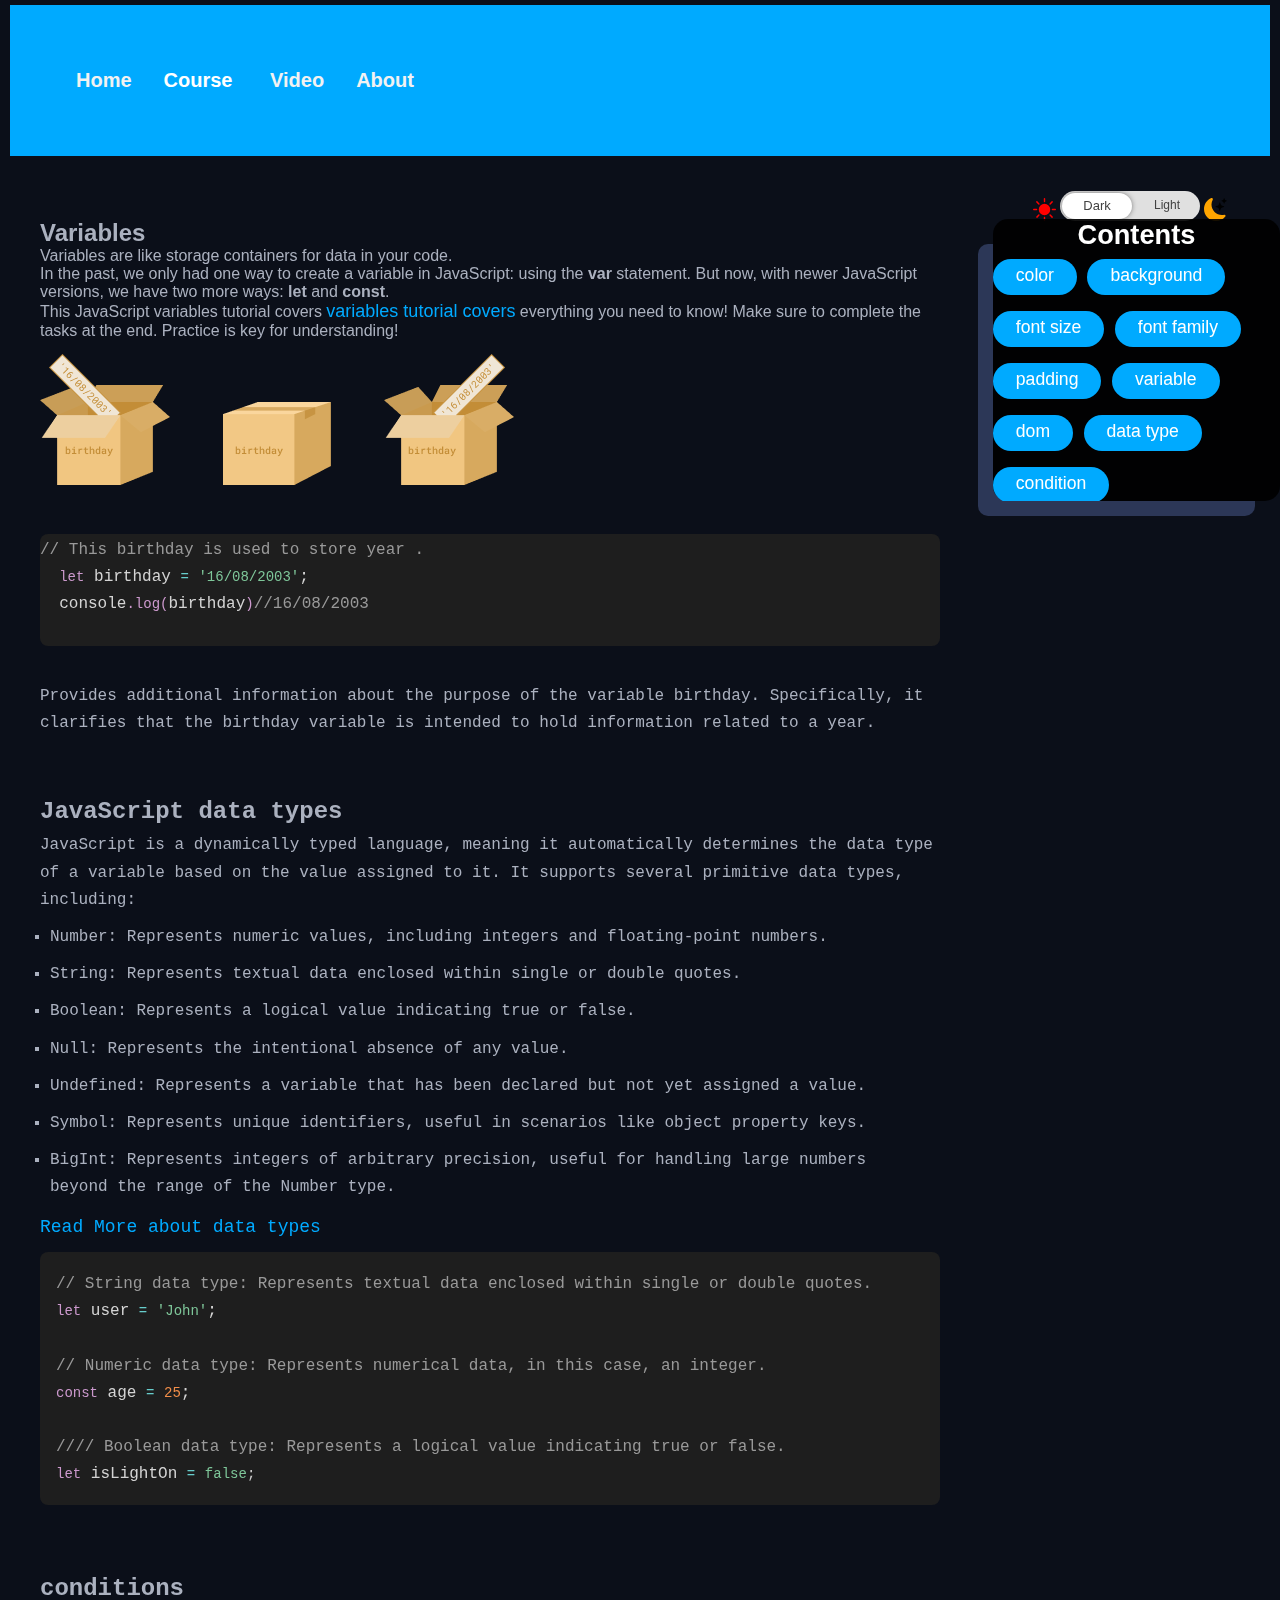
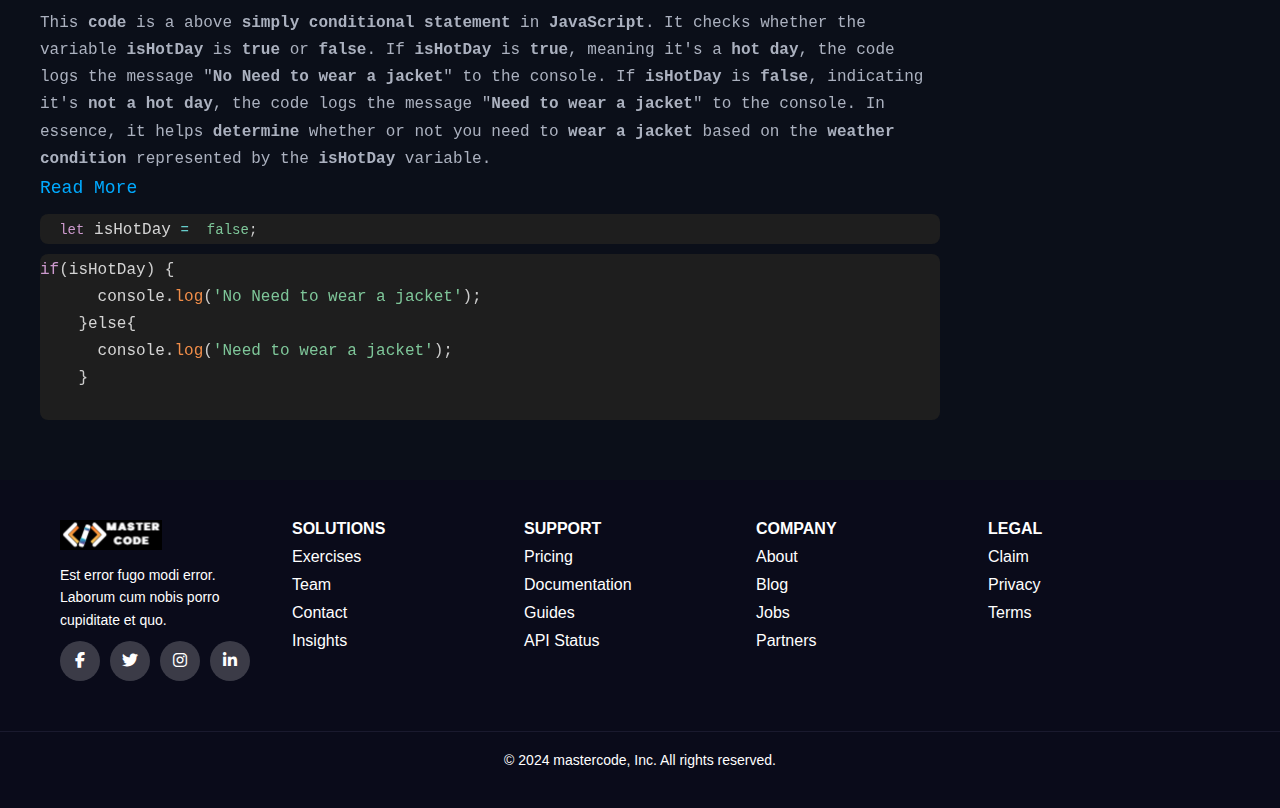
<file: basicJs.html>
<!DOCTYPE html>
<html lang="en">
  <head>
    <meta charset="UTF-8" />
    <meta name="viewport" content="width=device-width, initial-scale=1.0" />
    <meta name="title" content="Learn JavaScript and CSS with Video Tutorials">
  <meta name="description" content="Explore a comprehensive collection of video tutorials covering JavaScript variables, DOM manipulation, CSS properties, and more. Perfect for beginners and advanced learners.">
  <meta name="keywords" content="JavaScript, CSS, tutorial, video, programming, web development, DOM, variables, Flexbox, Grid">
  <meta name="author" content="Faba Traore" />
  <meta name="robots" content="index, follow">
    <!-- favicon  -->
    <link rel="icon"  href="/images/favicon.png" type="image/png">
     <!-- variables  styles  -->
    <link rel="stylesheet" href="css/styleVariables.css" />
    <!-- navigation style & js -->
    <link rel="stylesheet" href="/css/nav.css" />
    <script src="/js/nav.js" defer></script>
    <!-- css course style and js-->
<link rel="stylesheet" href="css/codeStyles.css">
    <title>JavaScript Course</title>
  </head>
  <body>
    <!-- navigation bar -->
    <div class="top-nav" id="my-topnav">
      <a href="index.html" id="active">Home</a>
      <div class="dropdown">
        <button class="drop-btn">Course
          <i class="fab ba-caret-down"></i>
        </button>
        <div class="drop-content">
          <a href="htmlCourse.html" title="course coming soon">HTML</a>
          <a href="cssCourse.html">CSS</a>
          <a href="basicJs.html">JavaScript</a>
        </div>
      </div>
      <a href="videos.html">Video</a>
      <a href="about.html">About</a>
      <a href="javascript:void(0);" style="font-size:15px;" class="icon" onclick="myFunction()">&#9776;</a>
    </div>
    <!-- toggle -->
       <div class="toggle">
      <div class="btn-container">
        <svg
          viewBox="0 0 16 16"
          class="bi bi-sun-fill"
          fill="currentColor"
          width="23"
          xmlns="http://www.w3.org/2000/svg"
        >
          <path
            d="M8 12a4 4 0 1 0 0-8 4 4 0 0 0 0 8zM8 0a.5.5 0 0 1 .5.5v2a.5.5 0 0 1-1 0v-2A.5.5 0 0 1 8 0zm0 13a.5.5 0 0 1 .5.5v2a.5.5 0 0 1-1 0v-2A.5.5 0 0 1 8 13zm8-5a.5.5 0 0 1-.5.5h-2a.5.5 0 0 1 0-1h2a.5.5 0 0 1 .5.5zM3 8a.5.5 0 0 1-.5.5h-2a.5.5 0 0 1 0-1h2A.5.5 0 0 1 3 8zm10.657-5.657a.5.5 0 0 1 0 .707l-1.414 1.415a.5.5 0 1 1-.707-.708l1.414-1.414a.5.5 0 0 1 .707 0zm-9.193 9.193a.5.5 0 0 1 0 .707L3.05 13.657a.5.5 0 0 1-.707-.707l1.414-1.414a.5.5 0 0 1 .707 0zm9.193 2.121a.5.5 0 0 1-.707 0l-1.414-1.414a.5.5 0 0 1 .707-.707l1.414 1.414a.5.5 0 0 1 0 .707zM4.464 4.465a.5.5 0 0 1-.707 0L2.343 3.05a.5.5 0 1 1 .707-.707l1.414 1.414a.5.5 0 0 1 0 .708z"
            color="red"
          ></path>
        </svg>
        <label class="switch btn-color-mode-switch">
          <input value="1" id="color_mode" name="color_mode" type="checkbox" />
          <label
            class="btn-color-mode-switch-inner"
            data-off="Dark "
            data-on="Light"
            for="color_mode"
          ></label>
        </label>
        <svg
          viewBox="0 0 16 16"
          class="bi bi-moon-stars-fill"
          fill="currentColor"
          width="23"
          xmlns="http://www.w3.org/2000/svg"
        >
          <path
            d="M6 .278a.768.768 0 0 1 .08.858 7.208 7.208 0 0 0-.878 3.46c0 4.021 3.278 7.277 7.318 7.277.527 0 1.04-.055 1.533-.16a.787.787 0 0 1 .81.316.733.733 0 0 1-.031.893A8.349 8.349 0 0 1 8.344 16C3.734 16 0 12.286 0 7.71 0 4.266 2.114 1.312 5.124.06A.752.752 0 0 1 6 .278z"
            color="orange"
          ></path>
          <path
            d="M10.794 3.148a.217.217 0 0 1 .412 0l.387 1.162c.173.518.579.924 1.097 1.097l1.162.387a.217.217 0 0 1 0 .412l-1.162.387a1.734 1.734 0 0 0-1.097 1.097l-.387 1.162a.217.217 0 0 1-.412 0l-.387-1.162A1.734 1.734 0 0 0 9.31 6.593l-1.162-.387a.217.217 0 0 1 0-.412l1.162-.387a1.734 1.734 0 0 0 1.097-1.097l.387-1.162zM13.863.099a.145.145 0 0 1 .274 0l.258.774c.115.346.386.617.732.732l.774.258a.145.145 0 0 1 0 .274l-.774.258a1.156 1.156 0 0 0-.732.732l-.258.774a.145.145 0 0 1-.274 0l-.258-.774a1.156 1.156 0 0 0-.732-.732l-.774-.258a.145.145 0 0 1 0-.274l.774-.258c.346-.115.617-.386.732-.732L13.863.1z"
            color="black"
          ></path>
        </svg>
      </div>
    </div>
<br>
    <!-- maind body -->
    <main>
    <!-- header  content-->
<div class="layout">
  <!-- left card -->
  <div class="leftCard">
      <!-- variables  -->
      <article>
        <h2>Variables</h2>
        <p>Variables are like storage containers for data in your code.</p>
        <p>In the past, we only had one way to create a variable in JavaScript: using the <strong>var</strong> statement. But now, with newer JavaScript versions, we have two more ways: <strong>let</strong> and <strong>const</strong>.</p>
        <p>This JavaScript variables tutorial covers
        <a class="read-more" href="https://javascript.info/variables" target="_blank">variables tutorial covers</a>
         everything you need to know! Make sure to complete the tasks at the end. Practice is key for understanding!</p>
        <img src="/images/variable.png" alt=" javacript">
        <pre class="styled-code">
          <span class="line-numbers-rows"><span></span></span><code class=" language-javascript"><span class="token comment">// This birthday is used to store year .</span>
  <code class="token keyword">let</code> birthday <code class="token operator">=</code> <code class="token string">'16/08/2003'</code>;
  <span>console</span><code class="token keyword">.log</code><code class="token keyword">(</code><span>birthday</span><code class="token keyword">)</code><span class="token comment">//16/08/2003</span>
        </pre>
        <p>Provides additional information about the purpose of the variable birthday. Specifically, it clarifies that the birthday variable is intended to hold information related to a year.</p>
      </article>
      <article>
          <h2> JavaScript data types</h2>
          <p>
            JavaScript is a dynamically typed language, meaning it automatically determines the data type of a variable based on the value assigned to it. It supports several primitive data types, including:
          </p>
          <ol class="data-types">
            <li>Number: Represents numeric values, including integers and floating-point numbers.</li>
            <li>String: Represents textual data enclosed within single or double quotes.</li>
            <li>Boolean: Represents a logical value indicating true or false.</li>
            <li>Null: Represents the intentional absence of any value.</li>
            <li>Undefined: Represents a variable that has been declared but not yet assigned a value.</li>
            <li>Symbol: Represents unique identifiers, useful in scenarios like object property keys.</li>
            <li>BigInt: Represents integers of arbitrary precision, useful for handling large numbers beyond the range of the Number type.</li>
          </ol>
          <a   class="read-more" href="https://developer.mozilla.org/en-US/docs/Web/JavaScript/Data_structures" target="_blank">Read More about data types</a>
          <pre class="line-numbers  language-javascript styled-code" tabindex="0"><span class="line-numbers-rows"><span></span></span><code class=" language-javascript"><span class="token comment">// String data type: Represents textual data enclosed within single or double quotes.</span>
<code class="token keyword">let</code> user <code class="token operator">=</code> <code class="token string">'John'</code>;<br>
<span class="token comment">// Numeric data type: Represents numerical data, in this case, an integer.</span>
<code class="token keyword">const</code> age <code class="token operator">=</code> <code class="token number">25</code>; <br>
<span class="token comment">//// Boolean data type: Represents a logical value indicating true or false.</span><code class="token punctuation"><br></code><code class="token keyword">let</code> isLightOn <code class="token operator">=</code> <code class="token string">false</code><code class="token punctuation">;</code></code></pre>
      </article>

      <!-- conditions -->
   <article>
    <h2>conditions</h2>
   <p> This <strong>code</strong> is a above <strong>simply  conditional statement</strong> in <strong>JavaScript</strong>. It checks whether the variable <strong>isHotDay</strong> is <strong>true</strong> or <strong>false</strong>. If <strong>isHotDay</strong> is <strong>true</strong>, meaning it's a <strong>hot day</strong>, the code logs the message "<strong>No Need to wear a jacket</strong>" to the console. If <strong>isHotDay</strong> is <strong>false</strong>, indicating it's <strong>not a hot day</strong>, the code logs the message "<strong>Need to wear a jacket</strong>" to the console. In essence, it helps <strong>determine</strong> whether or not you need to <strong>wear a jacket</strong> based on the <strong>weather condition</strong> represented by the <strong>isHotDay</strong> variable.</p>
    <a
          class="read-more"
          href="https://javascript.info/ifelse"
          target="_blank"
          >Read More</a
        >
    <pre class=" styled-code">
  <code class="token keyword">let</code> isHotDay <code class="token operator">= </code> <code class="token string">false</code><code class="token punctuation">;</code></code>
        </pre>
        <pre class="styled-code">
      <code class="language-javascript"><span class="token keyword">if</span><span class="token punctuation">(</span><span class="token parameter">isHotDay</span><span class="token punctuation">)</span> <span class="token punctuation">{</span>
      console<span class="token punctuation">.</span><span class="token function">log</span><span class="token punctuation">(</span><span class="token string">'No Need to wear a jacket'</span><span class="token punctuation">)</span><span class="token punctuation">;</span>
    <span class="token punctuation">}</span><span>else{</span>
      console<span class="token punctuation">.</span><span class="token function">log</span><span class="token punctuation">(</span><span class="token string">'Need to wear a jacket'</span><span class="token punctuation">)</span><span class="token punctuation">;</span>
    <span class="token punctuation">}
    <span aria-hidden="true" class="line-numbers-rows"><span></span><span></span><span></span></span></code></pre>

    <pre class="styled-code">

    </pre>
   </article>
  </div>
  <!-- right card -->
  <div class="rightCard">
    <div class="card">
  <span class="title">Contents</span>
  <div class="card__tags">
    <ul class="tag">
    <!-- CSS Topics -->
    <li class="tag__name"><a href="cssCourse.html">Color</a></li>
    <li class="tag__name"><a href="cssCourse.html">Background</a></li>
    <li class="tag__name"><a href="cssCourse.html">Font Size</a></li>
    <li class="tag__name"><a href="cssCourse.html">Font Family</a></li>
    <li class="tag__name"><a href="cssCourse.html">Padding</a></li>

    <!-- JavaScript Topics -->
    <li class="tag__name"><a href="basicJs.html">Variable</a></li>
    <li class="tag__name"><a href="dom.html">DOM</a></li>
    <li class="tag__name"><a href="basicJs.html">Data Type</a></li>
    <li class="tag__name"><a href="basicJs.html">Condition</a></li>
</ul>

  </div>
</div>
  </div>
</div>


    </main>
    <!-- footer -->
  <footer>
      <div class="footer-container">
          <div class="footer-section company-info">
              <img src="/images/logo.png" alt="Company Logo">
              <p>Est error fugo modi error. Laborum cum nobis porro cupiditate et quo.</p>
              
<!-- social media -->
              <div class="social-media">
                <a href="https://www.facebook.com/" target="_blank"><i class="fab fa-facebook-f"></i></a>
                               <!-- twitter link was fixed after feedback from team -->
<a href=" https://x.com/home" target="_blank"><i class="fab fa-twitter"></i></a>
                <a href="https://www.instagram.com/" target="_blank"><i class="fab fa-instagram"></i></a>
                <a href="https://www.linkedin.com/feed/" target="_blank"><i class="fab fa-linkedin-in"></i></a>
              </div>
          </div>
          <!-- solutions section -->
          <div class="footer-section solutions">
              <h4>Solutions</h4>
              <ul>
                  <li><a href="https://developer.mozilla.org/en-US/docs/Web">Exercises</a></li>
                  <li><a href="about.html">Team</a></li>
                  <li><a href="about.html">Contact</a></li>
                  <li><a href="about.html">Insights</a></li>
              </ul>
          </div>
          <!-- support section -->
          <div class="footer-section support">
              <h4>Support</h4>
              <ul>
                  <li><a href="index.html">Pricing</a></li>
                  <li><a href="index.html">Documentation</a></li>
                  <li><a href="index.html">Guides</a></li>
                  <li><a href="index.html">API Status</a></li>
              </ul>
          </div>
          <div class="footer-section company">
              <h4>Company</h4>
              <ul>
                  <li><a href="about.html">About</a></li>
                  <li><a href="index.html">Blog</a></li>
                  <li><a href="index.html">Jobs</a></li>
                  <li><a href="about.html">Partners</a></li>
              </ul>
          </div>
          <div class="footer-section legal">
              <h4>Legal</h4>
              <ul>
                  <li><a href="about.html">Claim</a></li>
                  <li><a href="index.html">Privacy</a></li>
                  <li><a href="about.html">Terms</a></li>
              </ul>
          </div>
      </div>
      <!-- copyright section -->
      <div class="footer-bottom">
 <p>&copy; 2024 mastercode, Inc. All rights reserved.</p>  </footer>
  </body>
</html>
</file>
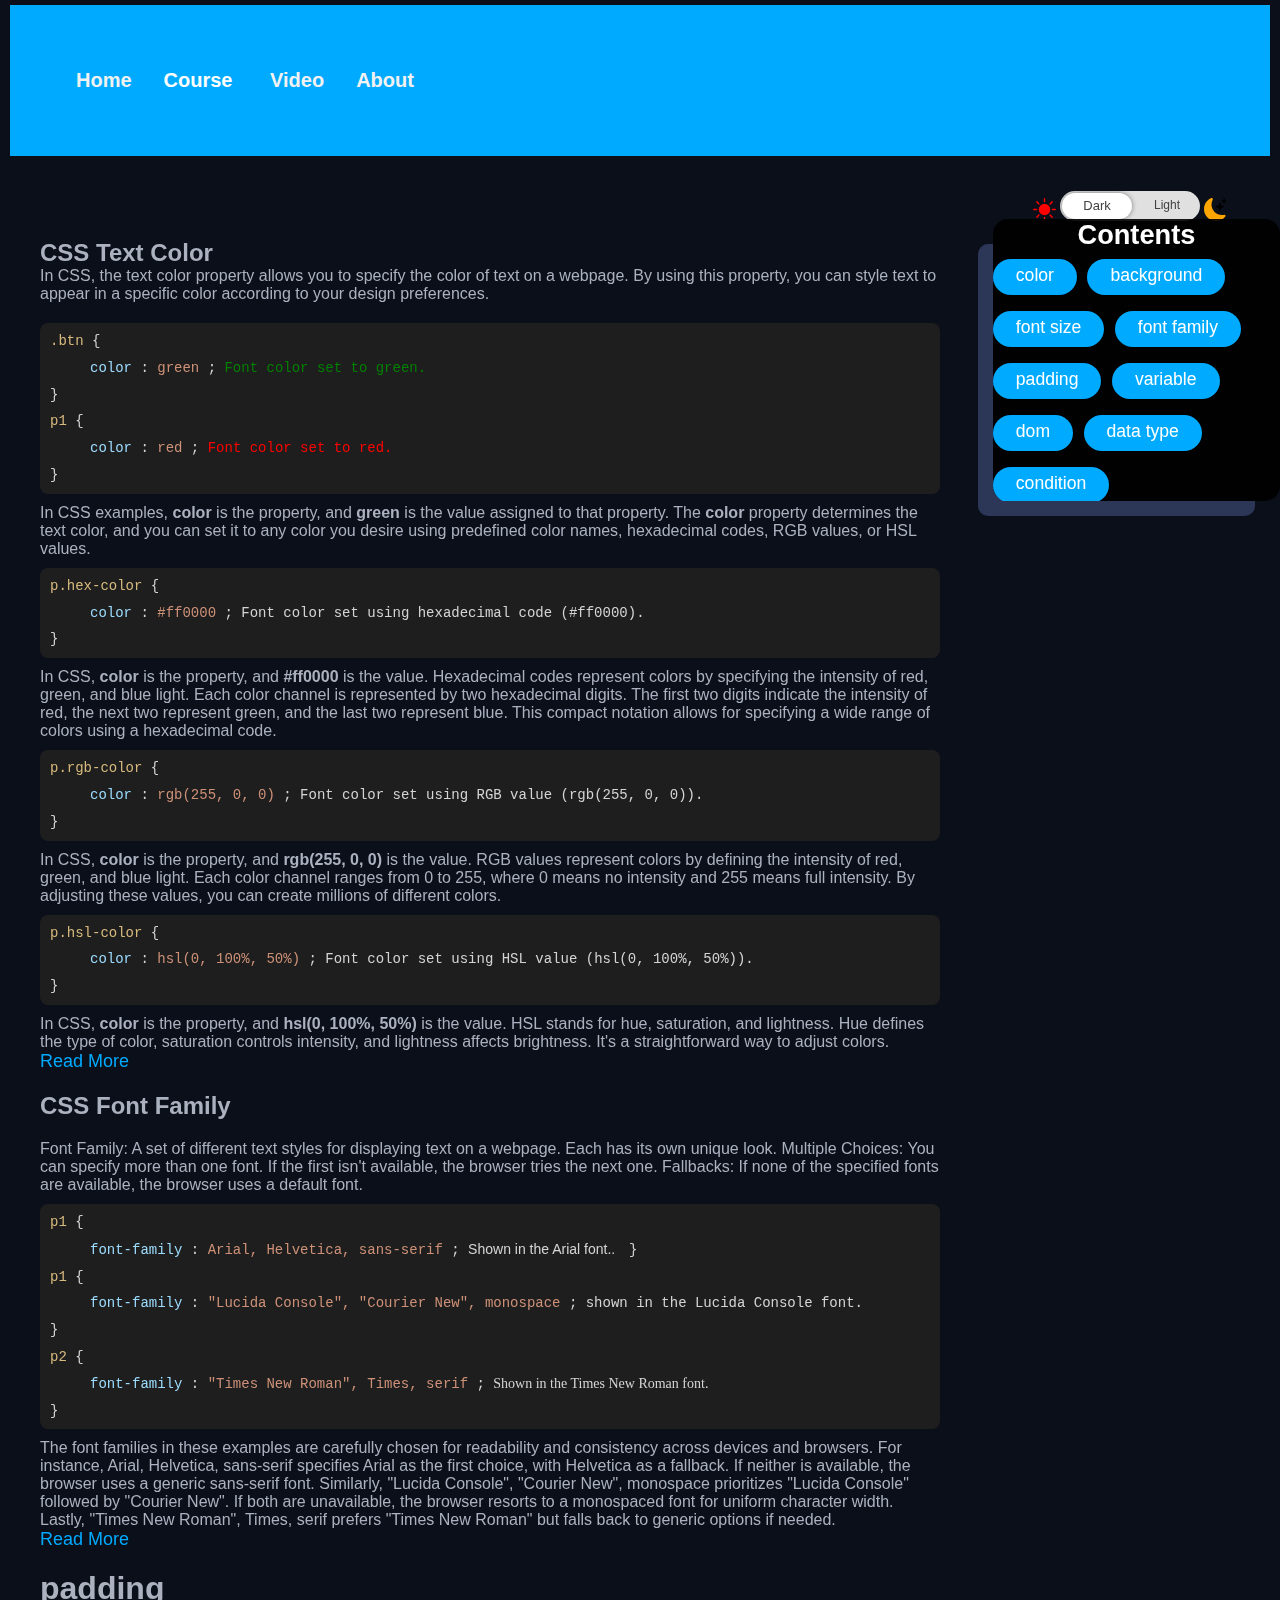
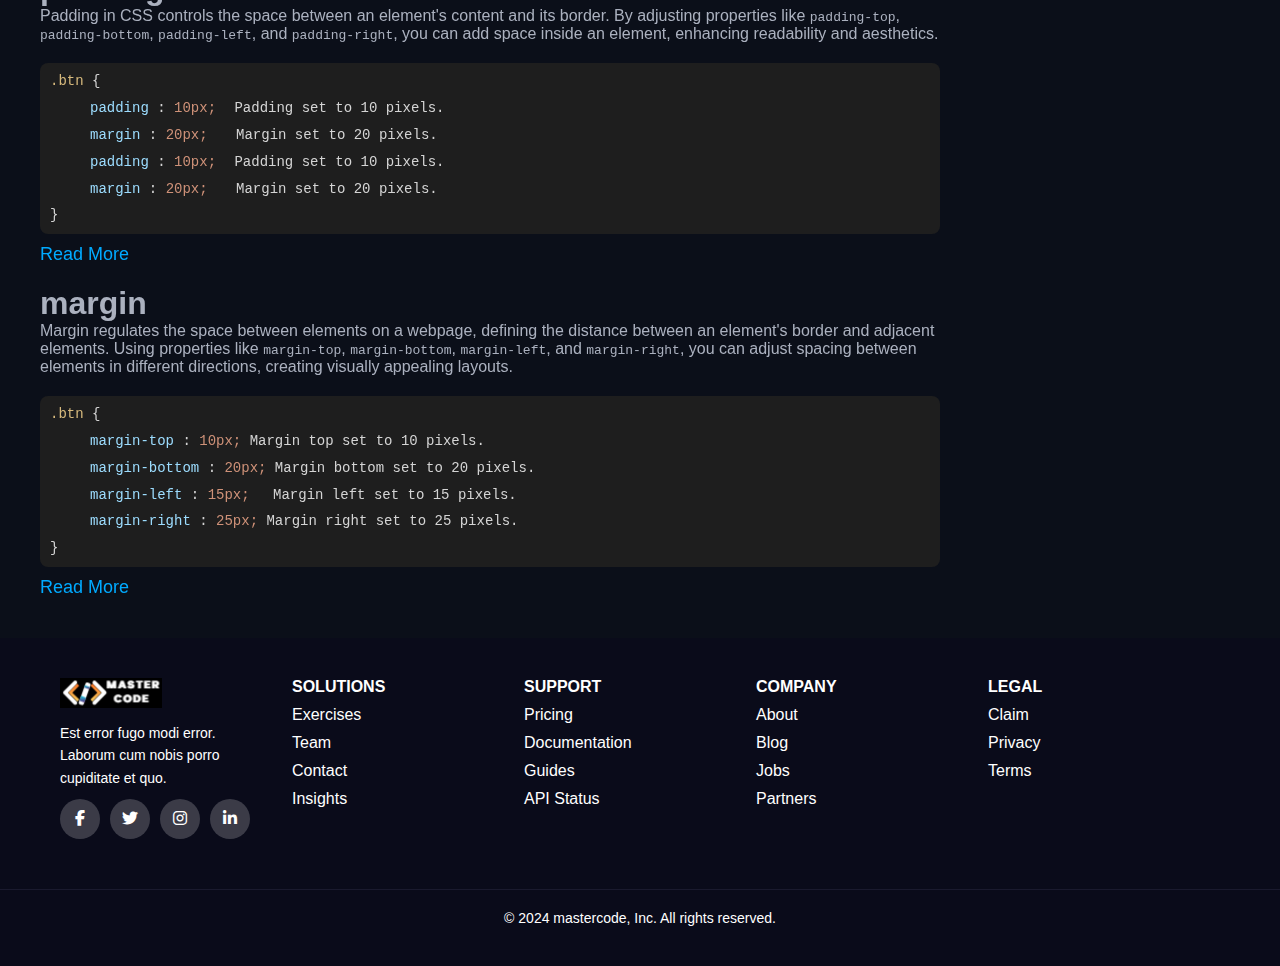
<file: cssCourse.html>
<!DOCTYPE html>
<html lang="en">
  <head>
    <meta charset="UTF-8" />
    <meta name="viewport" content="width=device-width, initial-scale=1.0" />
   <meta name="title" content="Learn JavaScript and CSS with Video Tutorials">
  <meta name="description" content="Explore a comprehensive collection of video tutorials covering JavaScript variables, DOM manipulation, CSS properties, and more. Perfect for beginners and advanced learners.">
  <meta name="keywords" content="JavaScript, CSS, tutorial, video, programming, web development, DOM, variables, Flexbox, Grid">
  <meta name="author" content="Faba Traore" />
  <meta name="robots" content="index, follow">
    <!-- favicon  -->
    <link rel="icon"  href="/images/favicon.png" type="image/png">
    <!-- variables  styles  -->
    <link rel="stylesheet" href="css/styleVariables.css" />
    <!-- navigation style & js -->
    <link rel="stylesheet" href="/css/nav.css" />
    <script src="/js/nav.js" defer></script>
    <script src="/js/home.js"></script>
    <!-- css course style and js-->
    <link rel="stylesheet" href="css/codeStyles.css" />
    <title>CSS Course</title>
  </head>
  <body>
    <!-- navigation bar -->
    <div class="top-nav" id="my-topnav">
      <a href="index.html" id="active">Home</a>
      <div class="dropdown">
        <button class="drop-btn">
          Course
          <i class="fab ba-caret-down"></i>
        </button>
        <div class="drop-content">
          <a href="htmlCourse.html" title="course coming soon">HTML</a>
          <a href="cssCourse.html">CSS</a>
          <a href="basicJs.html">JavaScript</a>
        </div>
      </div>
      <a href="videos.html">Video</a>
      <a href="about.html">About</a>
      <a
        href="javascript:void(0);"
        style="font-size: 15px"
        class="icon"
        onclick="myFunction()"
        >&#9776;</a
      >
    </div>
    <!-- toggle -->
    <div class="toggle">
      <div class="btn-container">
        <svg
          viewBox="0 0 16 16"
          class="bi bi-sun-fill"
          fill="currentColor"
          width="23"
          xmlns="http://www.w3.org/2000/svg"
        >
          <path
            d="M8 12a4 4 0 1 0 0-8 4 4 0 0 0 0 8zM8 0a.5.5 0 0 1 .5.5v2a.5.5 0 0 1-1 0v-2A.5.5 0 0 1 8 0zm0 13a.5.5 0 0 1 .5.5v2a.5.5 0 0 1-1 0v-2A.5.5 0 0 1 8 13zm8-5a.5.5 0 0 1-.5.5h-2a.5.5 0 0 1 0-1h2a.5.5 0 0 1 .5.5zM3 8a.5.5 0 0 1-.5.5h-2a.5.5 0 0 1 0-1h2A.5.5 0 0 1 3 8zm10.657-5.657a.5.5 0 0 1 0 .707l-1.414 1.415a.5.5 0 1 1-.707-.708l1.414-1.414a.5.5 0 0 1 .707 0zm-9.193 9.193a.5.5 0 0 1 0 .707L3.05 13.657a.5.5 0 0 1-.707-.707l1.414-1.414a.5.5 0 0 1 .707 0zm9.193 2.121a.5.5 0 0 1-.707 0l-1.414-1.414a.5.5 0 0 1 .707-.707l1.414 1.414a.5.5 0 0 1 0 .707zM4.464 4.465a.5.5 0 0 1-.707 0L2.343 3.05a.5.5 0 1 1 .707-.707l1.414 1.414a.5.5 0 0 1 0 .708z"
            color="red"
          ></path>
        </svg>
        <label class="switch btn-color-mode-switch">
          <input
            value="1"
            id="color_mode"
            name="color_mode"
            type="checkbox"
          />
          <label
            class="btn-color-mode-switch-inner"
            data-off="Dark "
            data-on="Light"
            for="color_mode"
          ></label>
        </label>
        <svg
          viewBox="0 0 16 16"
          class="bi bi-moon-stars-fill"
          fill="currentColor"
          width="23"
          xmlns="http://www.w3.org/2000/svg"
        >
          <path
            d="M6 .278a.768.768 0 0 1 .08.858 7.208 7.208 0 0 0-.878 3.46c0 4.021 3.278 7.277 7.318 7.277.527 0 1.04-.055 1.533-.16a.787.787 0 0 1 .81.316.733.733 0 0 1-.031.893A8.349 8.349 0 0 1 8.344 16C3.734 16 0 12.286 0 7.71 0 4.266 2.114 1.312 5.124.06A.752.752 0 0 1 6 .278z"
            color="orange"
          ></path>
          <path
            d="M10.794 3.148a.217.217 0 0 1 .412 0l.387 1.162c.173.518.579.924 1.097 1.097l1.162.387a.217.217 0 0 1 0 .412l-1.162.387a1.734 1.734 0 0 0-1.097 1.097l-.387 1.162a.217.217 0 0 1-.412 0l-.387-1.162A1.734 1.734 0 0 0 9.31 6.593l-1.162-.387a.217.217 0 0 1 0-.412l1.162-.387a1.734 1.734 0 0 0 1.097-1.097l.387-1.162zM13.863.099a.145.145 0 0 1 .274 0l.258.774c.115.346.386.617.732.732l.774.258a.145.145 0 0 1 0 .274l-.774.258a1.156 1.156 0 0 0-.732.732l-.258.774a.145.145 0 0 1-.274 0l-.258-.774a1.156 1.156 0 0 0-.732-.732l-.774-.258a.145.145 0 0 1 0-.274l.774-.258c.346-.115.617-.386.732-.732L13.863.1z"
            color="black"
          ></path>
        </svg>
      </div>
    </div>
    <br />
    <!-- maind body -->
    <main>
      <!-- header  content-->
      

      <div class="layout">
        <!-- left card -->
        <div class="leftCard">
          <!-- dom -->
          <article>
            <div class="titles">
              <h2>CSS Text Color</h2>
              <p>
                In CSS, the text color property allows you to specify the color
                of text on a webpage. By using this property, you can style text
                to appear in a specific color according to your design
                preferences.
              </p>
            </div>
            <pre class="styled-code">
<code>
    <span class="line">
        <span class="selector">.btn</span>
        <span class="punctuation">{</span>
    </span>
    <span class="line">
        <span class="property">color</span>
        <span class="punctuation">:</span>
        <span class="value"> green</span>
        <span class="punctuation">;</span> 
        <span id="font-value" style="color: green;">Font color set to green.
        </span>
    </span>
    
    <span class="line">
        <span class="punctuation">}</span>
    </span>
    <code>
      <span class="line">
        <span class="selector">p1</span>
        <span class="punctuation">{</span>
      </span>
      <span class="line">
        <span class="property">color</span>
        <span class="punctuation">:</span>
        <span class="value"> red</span>
        <span class="punctuation">;</span>
        <span id="font-value" style="color: red"
          >Font color set to red.
        </span>
      </span>
      <span class="line">
        <span class="punctuation">}</span>
      </span>
    </code>
</code>
</pre>
            <p>
              In CSS examples, <strong>color</strong> is the property, and
              <strong>green</strong> is the value assigned to that property. The
              <strong>color</strong> property determines the text color, and you
              can set it to any color you desire using predefined color names,
              hexadecimal codes, RGB values, or HSL values.
            </p>
          </article>
          <article>
            <div class="color-example">
              <pre class="styled-code">
  <code>
    <span class="line">
      <span class="selector">p.hex-color</span>
      <span class="punctuation">{</span>
    </span>
    <span class="line">
      <span class="property">color</span>
      <span class="punctuation">:</span>
      <span class="value">#ff0000</span>
      <span class="punctuation">;</span>
      <span id="hex-color">Font color set using hexadecimal code (#ff0000).</span>
    </span>
    <span class="line">
      <span class="punctuation">}</span>
    </span>
  </code>
</pre>
              In CSS, <strong>color</strong> is the property, and
              <strong>#ff0000</strong> is the value. Hexadecimal codes represent
              colors by specifying the intensity of red, green, and blue light.
              Each color channel is represented by two hexadecimal digits. The
              first two digits indicate the intensity of red, the next two
              represent green, and the last two represent blue. This compact
              notation allows for specifying a wide range of colors using a
              hexadecimal code.
            </div>

            <div class="color-example">
              <pre class="styled-code">
  <code>
    <span class="line">
      <span class="selector">p.rgb-color</span>
      <span class="punctuation">{</span>
    </span>
    <span class="line">
      <span class="property">color</span>
      <span class="punctuation">:</span>
      <span class="value">rgb(255, 0, 0)</span>
      <span class="punctuation">;</span>
      <span id="rgb-color">Font color set using RGB value (rgb(255, 0, 0)).</span>
    </span>
    <span class="line">
      <span class="punctuation">}</span>
    </span>
  </code>
</pre>
              In CSS, <strong>color</strong> is the property, and
              <strong>rgb(255, 0, 0)</strong> is the value. RGB values represent
              colors by defining the intensity of red, green, and blue light.
              Each color channel ranges from 0 to 255, where 0 means no
              intensity and 255 means full intensity. By adjusting these values,
              you can create millions of different colors.
            </div>

            <div class="color-example">
              <pre class="styled-code">
  <code>
    <span class="line">
      <span class="selector">p.hsl-color</span>
      <span class="punctuation">{</span>
    </span>
    <span class="line">
      <span class="property">color</span>
      <span class="punctuation">:</span>
      <span class="value">hsl(0, 100%, 50%)</span>
      <span class="punctuation">;</span>
      <span id="hsl-color">Font color set using HSL value (hsl(0, 100%, 50%)).</span>
    </span>
    <span class="line">
      <span class="punctuation">}</span>
    </span>
  </code>
  
</pre>
              <p>
                In CSS, <strong>color</strong> is the property, and
                <strong>hsl(0, 100%, 50%)</strong> is the value. HSL stands for
                hue, saturation, and lightness. Hue defines the type of color,
                saturation controls intensity, and lightness affects brightness.
                It's a straightforward way to adjust colors.
              </p>
              <a
                class="read-more"
                href="https://developer.mozilla.org/en-US/docs/Web/CSS/color"
                target="_blank"
                >Read More</a
              >
            </div>
          </article>
          <article>
            <div class="titles">
              <h2>CSS Font Family</h2>
            </div>
            <p class="small-text">
              Font Family: A set of different text styles for displaying text on
              a webpage. Each has its own unique look. Multiple Choices: You can
              specify more than one font. If the first isn't available, the
              browser tries the next one. Fallbacks: If none of the specified
              fonts are available, the browser uses a default font.
            </p>
            <!-- Your content goes here -->
            <pre class="styled-code">
<code>
    <!--Arial font  -->
    <span class="line">
        <span class="selector">p1</span>
        <span class="punctuation">{</span>
    </span>
    <span class="line">
        <span class="property">font-family</span>
        <span class="punctuation">:</span>
        <span class="value">Arial, Helvetica, sans-serif</span>
        <span class="punctuation">;</span>
        <span id="font-value" style="font-family: Arial, Helvetica, sans-serif;"> Shown in the Arial font..
</span>
<span class="line">
        <span class="punctuation">}</span>
    </span>
        
    </span>
    <!-- Lucida Console font -->
     <span class="line">
        <span class="selector">p1</span>
        <span class="punctuation">{</span>
    </span>
    <span class="line">
        <span class="property">font-family</span>
        <span class="punctuation">:</span>
        <span class="value">"Lucida Console", "Courier New", monospace</span>
        <span class="punctuation">;</span>
         <span id="font-value" style="font-family:'Lucida Console', 'Courier New', monospace;">shown in the Lucida Console font.
</span>
    </span>
    <span class="line">
        <span class="punctuation">}</span>
    </span>

      <!-- Times New Roman font  -->
    <span class="line">
      
        <span class="selector">p2</span>
        <span class="punctuation">{</span>
    </span>
    <span class="line">
        <span class="property">font-family</span>
        <span class="punctuation">:</span>
        <span class="value">"Times New Roman", Times, serif</span>
        <span class="punctuation">;</span>
        <span id="font-value" style="font-family: 'Times New Roman', Times, serif;">Shown in the Times New Roman font.

</span>
    </span>
    <span class="line">
        <span class="punctuation">}</span>
    </span>
</code>

</pre>
            <p>
              The font families in these examples are carefully chosen for
              readability and consistency across devices and browsers. For
              instance, Arial, Helvetica, sans-serif specifies Arial as the
              first choice, with Helvetica as a fallback. If neither is
              available, the browser uses a generic sans-serif font. Similarly,
              "Lucida Console", "Courier New", monospace prioritizes "Lucida
              Console" followed by "Courier New". If both are unavailable, the
              browser resorts to a monospaced font for uniform character width.
              Lastly, "Times New Roman", Times, serif prefers "Times New Roman"
              but falls back to generic options if needed.
            </p>
            <a
              class="read-more"
              href="https://developer.mozilla.org/en-US/docs/Web/CSS/font-family"
              target="_blank"
              >Read More</a
            >
          </article>
          <article>
            <div class="titles">
              <h1>padding</h1>
              <p>
                Padding in CSS controls the space between an element's content
                and its border. By adjusting properties like
                <code>padding-top</code>, <code>padding-bottom</code>,
                <code>padding-left</code>, and <code>padding-right</code>, you
                can add space inside an element, enhancing readability and
                aesthetics.
              </p>
            </div>
            <pre class="styled-code">
<code>
<span class="line">
  <span class="selector">.btn</span>
  <span class="punctuation">{</span>
</span>
<span class="line">
  <span class="property">padding</span>
  <span class="punctuation">:</span>
  <span class="value"> 10px;</span> 
  <span id="padding-value" style="padding: 10px;">Padding set to 10 pixels.</span>
</span>
<span class="line">
  <span class="property">margin</span>
  <span class="punctuation">:</span>
  <span class="value"> 20px;</span> 
  <span id="margin-value" style="margin: 20px;">Margin set to 20 pixels.</span>
</span>
<span class="line">
  <span class="property">padding</span>
  <span class="punctuation">:</span>
  <span class="value"> 10px;</span> 
  <span id="padding-value" style="padding: 10px;">Padding set to 10 pixels.</span>
</span>
<span class="line">
  <span class="property">margin</span>
  <span class="punctuation">:</span>
  <span class="value"> 20px;</span> 
  <span id="margin-value" style="margin: 20px;">Margin set to 20 pixels.</span>
</span>
<span class="line">
  <span class="punctuation">}</span>
</span>
</code>
</pre>
            <a
              class="read-more"
              href="https://developer.mozilla.org/en-US/docs/Web/CSS/padding"
              target="_blank"
              >Read More</a
            >
          </article>
          <article>
            <div class="titles">
              <h1>margin</h1>
              <p>
                Margin regulates the space between elements on a webpage,
                defining the distance between an element's border and adjacent
                elements. Using properties like <code>margin-top</code>,
                <code>margin-bottom</code>, <code>margin-left</code>, and
                <code>margin-right</code>, you can adjust spacing between
                elements in different directions, creating visually appealing
                layouts.
              </p>
            </div>
            <pre class="styled-code">
      
<code>
<span class="line">
  <span class="selector">.btn</span>
  <span class="punctuation">{</span>
</span>
<span class="line">
  <span class="property">margin-top</span>
  <span class="punctuation">:</span>
  <span class="value"> 10px;</span> 
  <span id="margin-top" style="margin-top: 10px;">Margin top set to 10 pixels.</span>
</span>
<span class="line">
  <span class="property">margin-bottom</span>
  <span class="punctuation">:</span>
  <span class="value"> 20px;</span> 
  <span id="margin-bottom" style="margin-bottom: 20px;">Margin bottom set to 20 pixels.</span>
</span>
<span class="line">
  <span class="property">margin-left</span>
  <span class="punctuation">:</span>
  <span class="value"> 15px;</span> 
  <span id="margin-left" style="margin-left: 15px;">Margin left set to 15 pixels.</span>
</span>
<span class="line">
  <span class="property">margin-right</span>
  <span class="punctuation">:</span>
  <span class="value"> 25px;</span> 
  <span id="margin-right" style="margin-right: 25px;">Margin right set to 25 pixels.</span>
</span>
<span class="line">
  <span class="punctuation">}</span>
</span>
</code>
    </pre>
            <a
              class="read-more"
              href="https://developer.mozilla.org/en-US/docs/Web/CSS/margin"
              target="_blank"
              >Read More</a
            >
          </article>
          <!-- card 2 -->
        </div>
        <!-- right card -->
        <div class="rightCard">
            <div class="card">
              <span class="title">Contents</span>
              <div class="card__tags">
                   <ul class="tag">
    <!-- CSS Topics -->
    <li class="tag__name"><a href="cssCourse.html">Color</a></li>
    <li class="tag__name"><a href="cssCourse.html">Background</a></li>
    <li class="tag__name"><a href="cssCourse.html">Font Size</a></li>
    <li class="tag__name"><a href="cssCourse.html">Font Family</a></li>
    <li class="tag__name"><a href="cssCourse.html">Padding</a></li>

    <!-- JavaScript Topics -->
    <li class="tag__name"><a href="basicJs.html">Variable</a></li>
    <li class="tag__name"><a href="dom.html">DOM</a></li>
    <li class="tag__name"><a href="basicJs.html">Data Type</a></li>
    <li class="tag__name"><a href="basicJs.html">Condition</a></li>
</ul>
              </div>
            </div>
          </div>
        </div>
    </main>
    <!-- footer -->
  <footer>
      <div class="footer-container">
          <div class="footer-section company-info">
              <img src="images/logo.png" alt="Company Logo">
              <p>Est error fugo modi error. Laborum cum nobis porro cupiditate et quo.</p>
              <div class="social-media">
                <a href="https://www.facebook.com/" target="_blank"><i class="fab fa-facebook-f"></i></a>
                               <!-- twitter link was fixed after feedback from team -->
<a href=" https://x.com/home" target="_blank"><i class="fab fa-twitter"></i></a> 
 <a href="https://www.instagram.com/" target="_blank"><i class="fab fa-instagram"></i></a>
                <a href="https://www.linkedin.com/feed/" target="_blank"><i class="fab fa-linkedin-in"></i></a>
              </div>
          </div>
          <div class="footer-section solutions">
              <h4>Solutions</h4>
              <ul>
                  <li><a href="https://developer.mozilla.org/en-US/docs/Web">Exercises</a></li>
                  <li><a href="about.html">Team</a></li>
                  <li><a href="about.html">Contact</a></li>
                  <li><a href="about.html">Insights</a></li>
              </ul>
          </div>
          <div class="footer-section support">
              <h4>Support</h4>
              <ul>
                  <li><a href="index.html">Pricing</a></li>
                  <li><a href="index.html">Documentation</a></li>
                  <li><a href="index.html">Guides</a></li>
                  <li><a href="index.html">API Status</a></li>
              </ul>
          </div>
          <div class="footer-section company">
              <h4>Company</h4>
              <ul>
                  <li><a href="about.html">About</a></li>
                  <li><a href="index.html">Blog</a></li>
                  <li><a href="index.html">Jobs</a></li>
                  <li><a href="about.html">Partners</a></li>
              </ul>
          </div>
          <div class="footer-section legal">
              <h4>Legal</h4>
              <ul>
                  <li><a href="about.html">Claim</a></li>
                  <li><a href="index.html">Privacy</a></li>
                  <li><a href="about.html">Terms</a></li>
              </ul>
          </div>
      </div>
      <div class="footer-bottom">
 <p>&copy; 2024 mastercode, Inc. All rights reserved.</p>  </footer>
  </body>
</html>
</file>
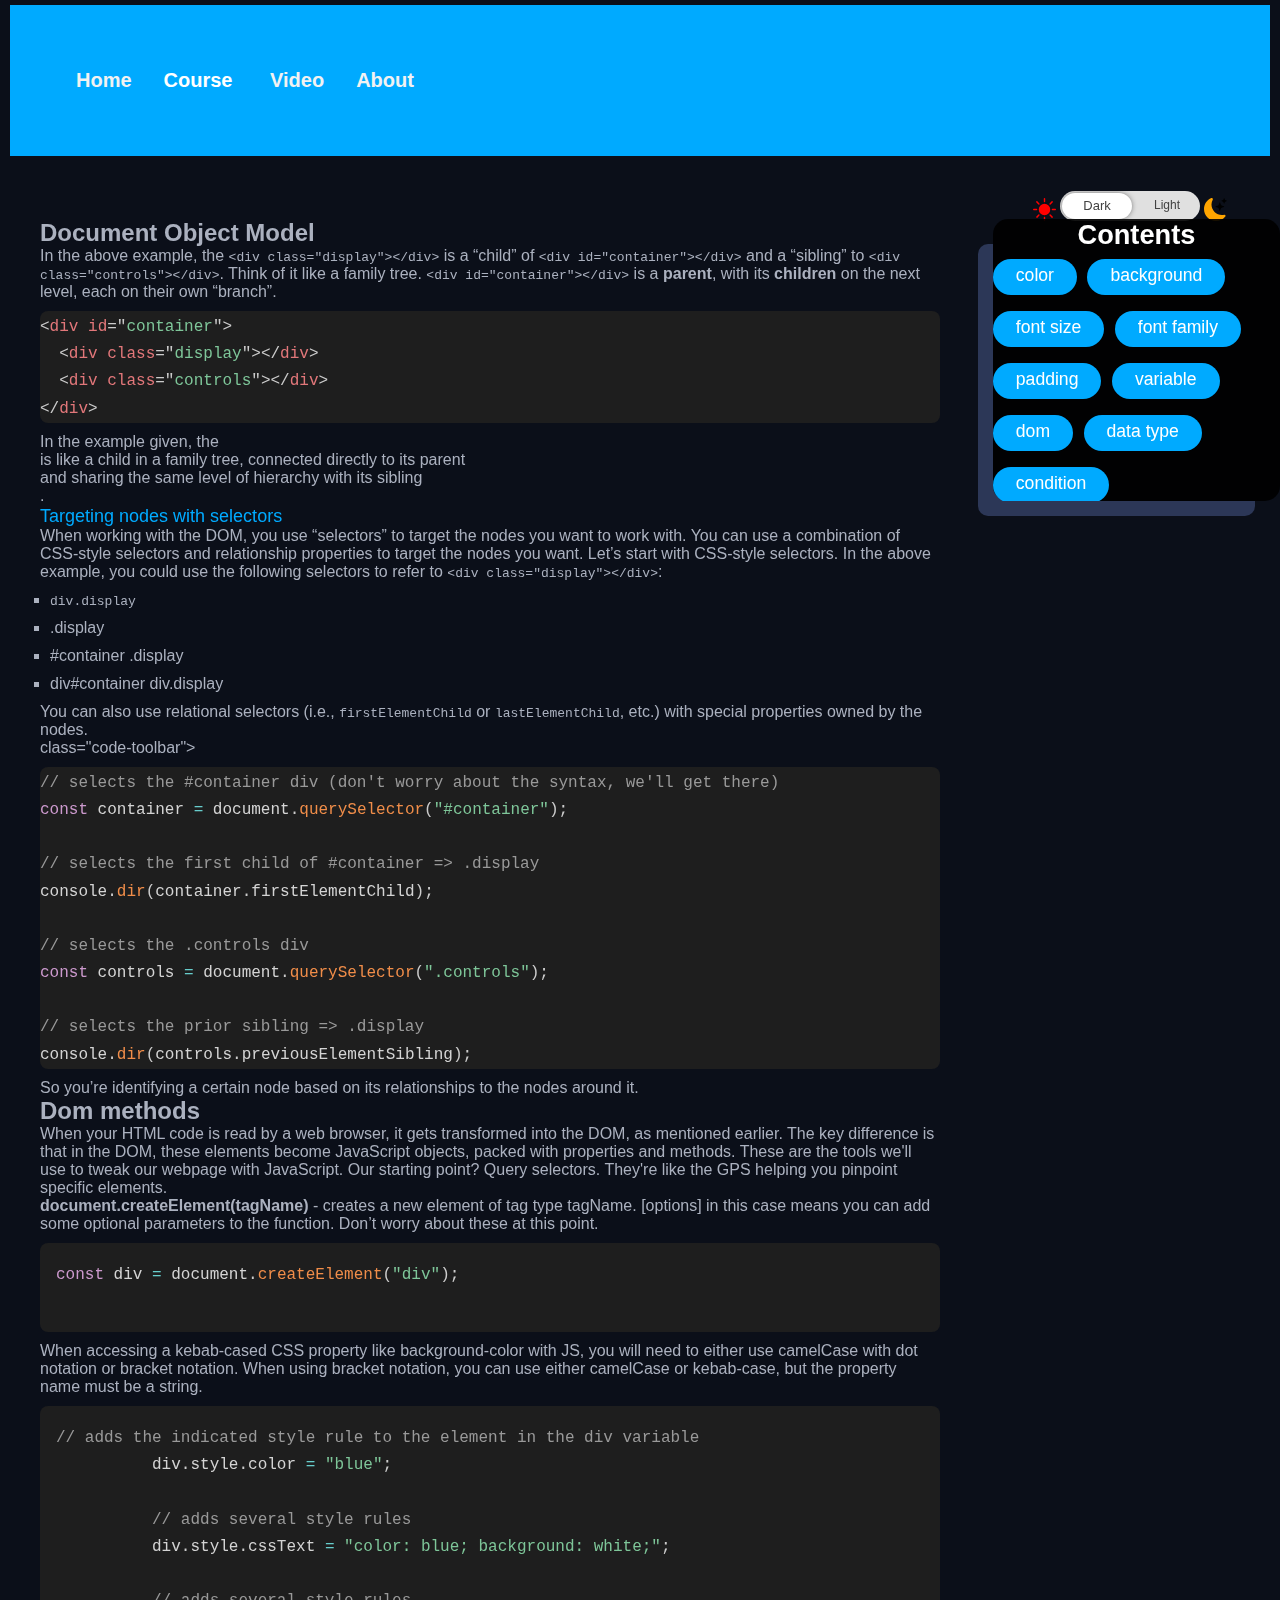
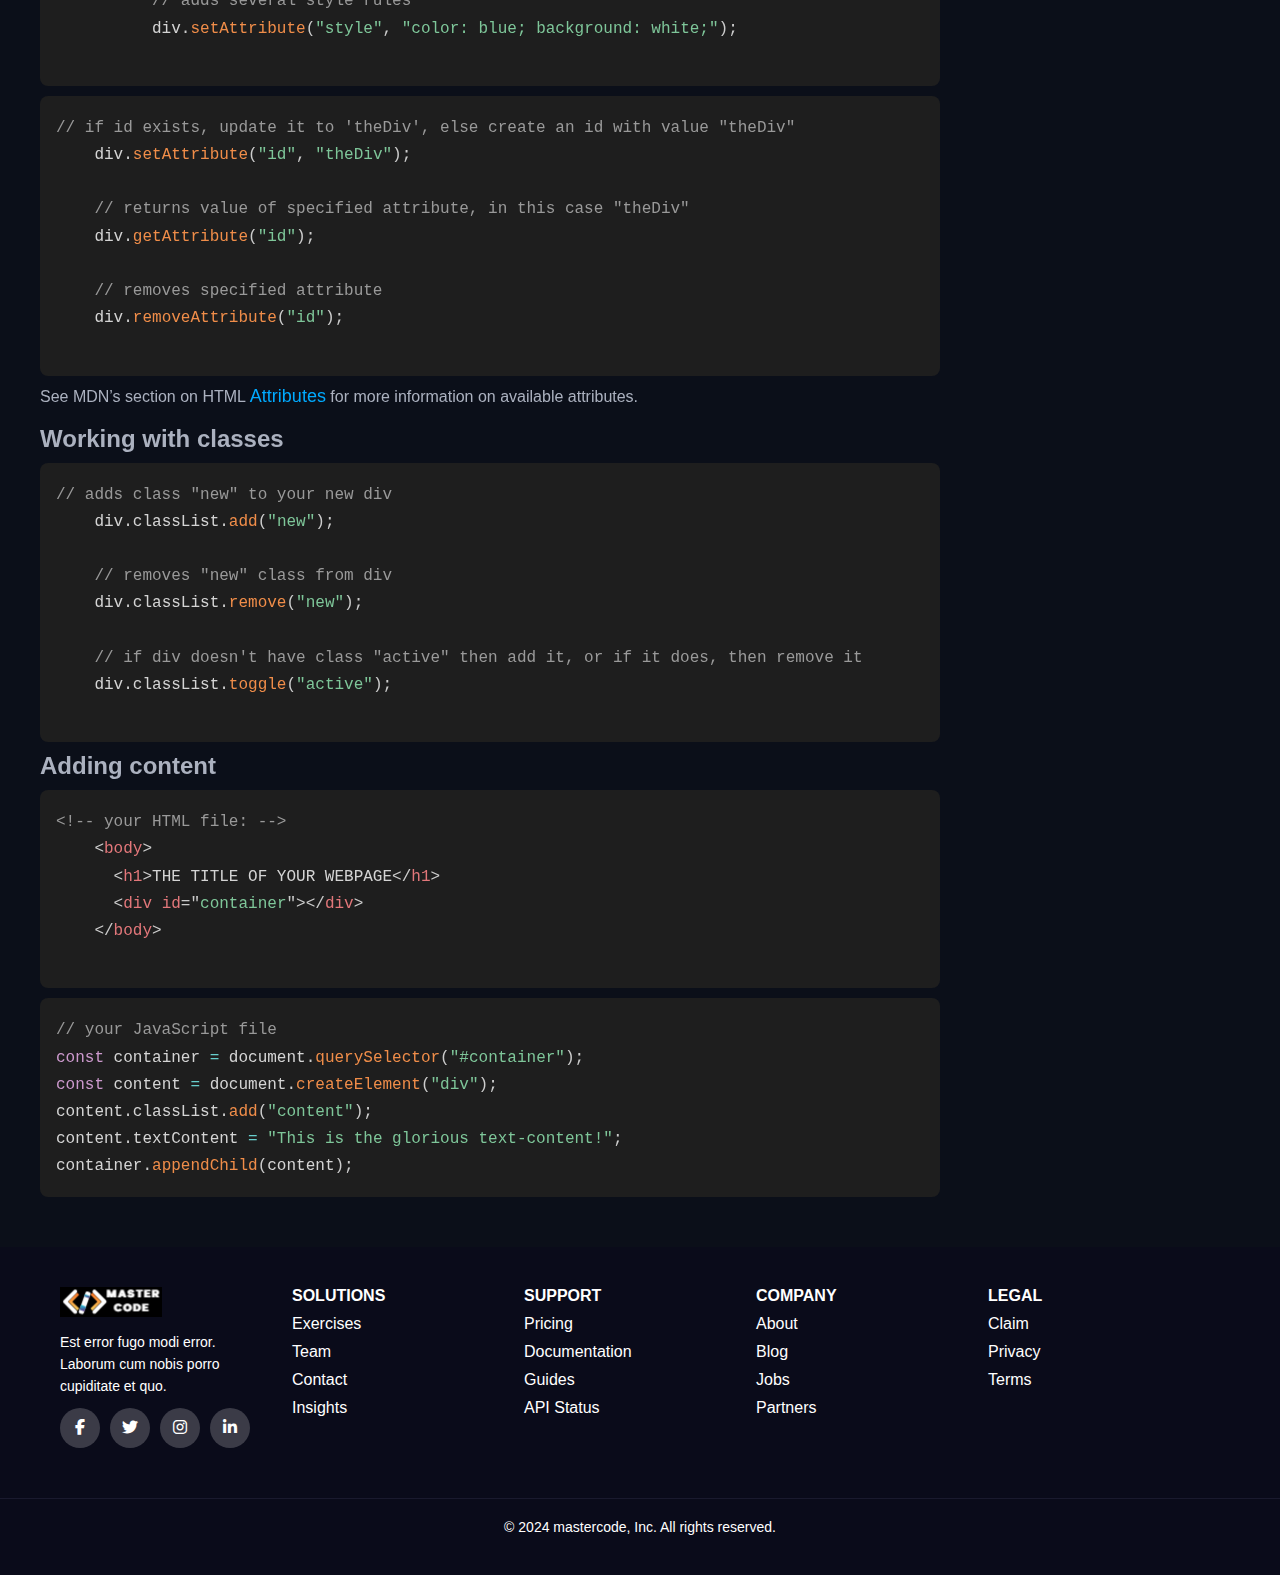
<file: dom.html>
<!DOCTYPE html>
<html lang="en">
  <head>
    <meta charset="UTF-8" />
    <meta name="viewport" content="width=device-width, initial-scale=1.0" />
    <meta name="title" content="Learn JavaScript and CSS with Video Tutorials">
  <meta name="description" content="Explore a comprehensive collection of video tutorials covering JavaScript variables, DOM manipulation, CSS properties, and more. Perfect for beginners and advanced learners.">
  <meta name="keywords" content="JavaScript, CSS, tutorial, video, programming, web development, DOM, variables, Flexbox, Grid">
  <meta name="author" content="Faba Traore" />
  <meta name="robots" content="index, follow">
    <!-- favicon  -->
    <link rel="icon"  href="/images/favicon.png" type="image/png">
    <!-- variables  styles  -->
    <link rel="stylesheet" href="css/styleVariables.css" />
    <!-- navigation style & js -->
    <link rel="stylesheet" href="/css/nav.css" />
    <script src="/js/nav.js" defer></script>
    <!-- code  styls -->
<link rel="stylesheet" href="css/codeStyles.css">
    <title>DOCUMENT OBJECT MODEL Course</title>
  </head>
  <body>
    <!-- navigation bar -->
    <div class="top-nav" id="my-topnav">
      <a href="index.html" id="active">Home</a>
      <div class="dropdown">
        <button class="drop-btn">Course
          <i class="fab ba-caret-down"></i>
        </button>
        <div class="drop-content">
          <a href="htmlCourse.html" title="course coming soon">HTML</a>
          <a href="cssCourse.html">CSS</a>
          <a href="basicJs.html">JavaScript</a>
        </div>
      </div>
      <a href="videos.html">Video</a>
      <a href="about.html">About</a>
      <a href="javascript:void(0);" style="font-size:15px;" class="icon" onclick="myFunction()">&#9776;</a>
    </div>
    <!-- toggle -->
   
        <div class="toggle">
      <div class="btn-container">
        <svg
          viewBox="0 0 16 16"
          class="bi bi-sun-fill"
          fill="currentColor"
          width="23"
          xmlns="http://www.w3.org/2000/svg"
        >
          <path
            d="M8 12a4 4 0 1 0 0-8 4 4 0 0 0 0 8zM8 0a.5.5 0 0 1 .5.5v2a.5.5 0 0 1-1 0v-2A.5.5 0 0 1 8 0zm0 13a.5.5 0 0 1 .5.5v2a.5.5 0 0 1-1 0v-2A.5.5 0 0 1 8 13zm8-5a.5.5 0 0 1-.5.5h-2a.5.5 0 0 1 0-1h2a.5.5 0 0 1 .5.5zM3 8a.5.5 0 0 1-.5.5h-2a.5.5 0 0 1 0-1h2A.5.5 0 0 1 3 8zm10.657-5.657a.5.5 0 0 1 0 .707l-1.414 1.415a.5.5 0 1 1-.707-.708l1.414-1.414a.5.5 0 0 1 .707 0zm-9.193 9.193a.5.5 0 0 1 0 .707L3.05 13.657a.5.5 0 0 1-.707-.707l1.414-1.414a.5.5 0 0 1 .707 0zm9.193 2.121a.5.5 0 0 1-.707 0l-1.414-1.414a.5.5 0 0 1 .707-.707l1.414 1.414a.5.5 0 0 1 0 .707zM4.464 4.465a.5.5 0 0 1-.707 0L2.343 3.05a.5.5 0 1 1 .707-.707l1.414 1.414a.5.5 0 0 1 0 .708z"
            color="red"
          ></path>
        </svg>
        <label class="switch btn-color-mode-switch">
          <input value="1" id="color_mode" name="color_mode" type="checkbox" />
          <label
            class="btn-color-mode-switch-inner"
            data-off="Dark "
            data-on="Light"
            for="color_mode"
          ></label>
        </label>
        <svg
          viewBox="0 0 16 16"
          class="bi bi-moon-stars-fill"
          fill="currentColor"
          width="23"
          xmlns="http://www.w3.org/2000/svg"
        >
          <path
            d="M6 .278a.768.768 0 0 1 .08.858 7.208 7.208 0 0 0-.878 3.46c0 4.021 3.278 7.277 7.318 7.277.527 0 1.04-.055 1.533-.16a.787.787 0 0 1 .81.316.733.733 0 0 1-.031.893A8.349 8.349 0 0 1 8.344 16C3.734 16 0 12.286 0 7.71 0 4.266 2.114 1.312 5.124.06A.752.752 0 0 1 6 .278z"
            color="orange"
          ></path>
          <path
            d="M10.794 3.148a.217.217 0 0 1 .412 0l.387 1.162c.173.518.579.924 1.097 1.097l1.162.387a.217.217 0 0 1 0 .412l-1.162.387a1.734 1.734 0 0 0-1.097 1.097l-.387 1.162a.217.217 0 0 1-.412 0l-.387-1.162A1.734 1.734 0 0 0 9.31 6.593l-1.162-.387a.217.217 0 0 1 0-.412l1.162-.387a1.734 1.734 0 0 0 1.097-1.097l.387-1.162zM13.863.099a.145.145 0 0 1 .274 0l.258.774c.115.346.386.617.732.732l.774.258a.145.145 0 0 1 0 .274l-.774.258a1.156 1.156 0 0 0-.732.732l-.258.774a.145.145 0 0 1-.274 0l-.258-.774a1.156 1.156 0 0 0-.732-.732l-.774-.258a.145.145 0 0 1 0-.274l.774-.258c.346-.115.617-.386.732-.732L13.863.1z"
            color="black"
          ></path>
        </svg>
      </div>
    </div>
    <br>
    <!-- maind body -->
    <main>
<!-- CONTENTS -->
<div class="layout">
  <!-- left card -->
  <div class="leftCard">
      <!-- dom -->
      
      <article>
        <h2>Document Object Model</h2>
        <p>In the above example, the <code>&lt;div class="display"&gt;&lt;/div&gt;</code> is a “child” of <code>&lt;div id="container"&gt;&lt;/div&gt;</code> and a “sibling” to <code>&lt;div class="controls"&gt;&lt;/div&gt;</code>. Think of it like a family tree. <code>&lt;div id="container"&gt;&lt;/div&gt;</code> is a <strong>parent</strong>, with its <strong>children</strong> on the next level, each on their own “branch”.</p>
    
        <pre
    class="styled-code"
  ><code class="language-html"><span class="token tag"><span class="token tag"><span class="token punctuation">&lt;</span>div</span> <span class="token attr-name">id</span><span class="token attr-value"><span class="token punctuation attr-equals">=</span><span class="token punctuation">"</span>container<span class="token punctuation">"</span></span><span class="token punctuation">&gt;</span></span>
  <span class="token tag"><span class="token tag"><span class="token punctuation">&lt;</span>div</span> <span class="token attr-name">class</span><span class="token attr-value"><span class="token punctuation attr-equals">=</span><span class="token punctuation">"</span>display<span class="token punctuation">"</span></span><span class="token punctuation">&gt;</span></span><span class="token tag"><span class="token tag"><span class="token punctuation">&lt;/</span>div</span><span class="token punctuation">&gt;</span></span>
  <span class="token tag"><span class="token tag"><span class="token punctuation">&lt;</span>div</span> <span class="token attr-name">class</span><span class="token attr-value"><span class="token punctuation attr-equals">=</span><span class="token punctuation">"</span>controls<span class="token punctuation">"</span></span><span class="token punctuation">&gt;</span></span><span class="token tag"><span class="token tag"><span class="token punctuation">&lt;/</span>div</span><span class="token punctuation">&gt;</span></span>
<span class="token tag"><span class="token tag"><span class="token punctuation">&lt;/</span>div</span><span class="token punctuation">&gt;</span></span>
<span aria-hidden="true" class="line-numbers-rows"><span></span><span></span><span></span><span></span></span></code></pre>
<p>In the example given, the <span><div class="display"></div></span> is like a child in a family tree, connected directly to its parent <span><div id="container"></div></span> and sharing the same level of hierarchy with its sibling <span><div class="controls"></div></span>.</p>


  <h3><a href="https://javascript.info/searching-elements-dom" target="_blank"  class="read-more" >Targeting nodes with selectors</a></h3>

  <p>When working with the DOM, you use “selectors” to target the nodes you want to work with. You can use 
    a combination of CSS-style selectors and relationship properties to target the nodes you want. 
    Let’s start with CSS-style selectors. In the above example, you could use the following selectors to refer to <code>&lt;div class="display"&gt;&lt;/div&gt;</code>:</p>

  <ul class="data-types">
    <li><code>div.display</code></li>
    <li>.display</li>
    <li>#container .display</li>
    <li>div#container  div.display</li>
  </ul>

  <p>You can also use relational selectors (i.e., <code>firstElementChild</code> or <code>lastElementChild</code>, etc.) with special properties owned by the nodes.</p>

class="code-toolbar"><pre class="styled-code" tabindex="0"><code class="language-javascript"><span class="token comment">// selects the #container div (don't worry about the syntax, we'll get there)</span>
<span class="token keyword">const</span> container <span class="token operator">=</span> document<span class="token punctuation">.</span><span class="token function">querySelector</span><span class="token punctuation">(</span><span class="token string">"#container"</span><span class="token punctuation">)</span><span class="token punctuation">;</span>

<span class="token comment">// selects the first child of #container =&gt; .display</span>
console<span class="token punctuation">.</span><span class="token function">dir</span><span class="token punctuation">(</span>container<span class="token punctuation">.</span>firstElementChild<span class="token punctuation">)</span><span class="token punctuation">;</span>

<span class="token comment">// selects the .controls div</span>
<span class="token keyword">const</span> controls <span class="token operator">=</span> document<span class="token punctuation">.</span><span class="token function">querySelector</span><span class="token punctuation">(</span><span class="token string">".controls"</span><span class="token punctuation">)</span><span class="token punctuation">;</span>

<span class="token comment">// selects the prior sibling =&gt; .display</span>
console<span class="token punctuation">.</span><span class="token function">dir</span><span class="token punctuation">(</span>controls<span class="token punctuation">.</span>previousElementSibling<span class="token punctuation">)</span><span class="token punctuation">;</span>
<span aria-hidden="true" class="line-numbers-rows"><span></span><span></span><span></span><span></span><span></span><span></span><span></span><span></span><span></span><span></span><span></span></span></code></pre>
  <p>So you’re identifying a certain node based on its relationships to the nodes around it.</p>

<div class="domMethods">
  <h2>Dom methods</h2>
<p><p>When your HTML code is read by a web browser, it gets transformed into the DOM, as mentioned earlier. The key difference is that in the DOM, these elements become JavaScript objects, packed with properties and methods. These are the tools we'll use to tweak our webpage with JavaScript. Our starting point? Query selectors. They're like the GPS helping you pinpoint specific elements.</p></p>
</div>
<p><strong>document.createElement(tagName)</strong> - creates a new element of tag type tagName. [options] in this case means you can add some optional parameters to the function. Don’t worry about these at this point.</p>
</article>
      <article>
      <pre
        class="line-numbers language-javascript styled-code"
        tabindex="0"
      ><code class="language-javascript"><span class="token keyword">const</span> div <span class="token operator">=</span> document<span class="token punctuation">.</span><span class="token function">createElement</span><span class="token punctuation">(</span><span class="token string">"div"</span><span class="token punctuation">)</span><span class="token punctuation">;</span>
      </code></pre>
    </article>
      <article>
        <p>When accessing a kebab-cased CSS property like background-color with JS, you will need to either use camelCase with dot notation or bracket notation. When using bracket notation, you can use either camelCase or kebab-case, but the property name must be a string.</p>
        <pre class="line-numbers language-javascript styled-code" tabindex="0"><code class="language-javascript"><span class="token comment">// adds the indicated style rule to the element in the div variable</span>
          div<span class="token punctuation">.</span>style<span class="token punctuation">.</span>color <span class="token operator">=</span> <span class="token string">"blue"</span><span class="token punctuation">;</span>
          
          <span class="token comment">// adds several style rules</span>
          div<span class="token punctuation">.</span>style<span class="token punctuation">.</span>cssText <span class="token operator">=</span> <span class="token string">"color: blue; background: white;"</span><span class="token punctuation">;</span>
          
          <span class="token comment">// adds several style rules</span>
          div<span class="token punctuation">.</span><span class="token function">setAttribute</span><span class="token punctuation">(</span><span class="token string">"style"</span><span class="token punctuation">,</span> <span class="token string">"color: blue; background: white;"</span><span class="token punctuation">)</span><span class="token punctuation">;</span>
          <span aria-hidden="true" class="line-numbers-rows"><span></span><span></span><span></span><span></span><span></span><span></span><span></span><span></span></span></code></pre>
      </article>
<article>

  <pre class="line-numbers language-javascript  styled-code" tabindex="0"><code class="language-javascript"><span class="token comment">// if id exists, update it to 'theDiv', else create an id with value "theDiv"</span>
    div<span class="token punctuation">.</span><span class="token function">setAttribute</span><span class="token punctuation">(</span><span class="token string">"id"</span><span class="token punctuation">,</span> <span class="token string">"theDiv"</span><span class="token punctuation">)</span><span class="token punctuation">;</span>
    
    <span class="token comment">// returns value of specified attribute, in this case "theDiv"</span>
    div<span class="token punctuation">.</span><span class="token function">getAttribute</span><span class="token punctuation">(</span><span class="token string">"id"</span><span class="token punctuation">)</span><span class="token punctuation">;</span>
    
    <span class="token comment">// removes specified attribute</span>
    div<span class="token punctuation">.</span><span class="token function">removeAttribute</span><span class="token punctuation">(</span><span class="token string">"id"</span><span class="token punctuation">)</span><span class="token punctuation">;</span>
    <span aria-hidden="true" class="line-numbers-rows"><span></span><span></span><span></span><span></span><span></span><span></span><span></span><span></span></span></code></pre>
    See MDN’s section on HTML   <a  class="read-more" href="https://javascript.info/dom-nodes" target="_blank">Attributes</a> for more information on available attributes.
  </article>
  <br>
<article>
  <h2>Working with classes</h2>
  <pre class="line-numbers language-javascript styled-code" tabindex="0"><code class="language-javascript"><span class="token comment">// adds class "new" to your new div</span>
    div<span class="token punctuation">.</span>classList<span class="token punctuation">.</span><span class="token function">add</span><span class="token punctuation">(</span><span class="token string">"new"</span><span class="token punctuation">)</span><span class="token punctuation">;</span>
    
    <span class="token comment">// removes "new" class from div</span>
    div<span class="token punctuation">.</span>classList<span class="token punctuation">.</span><span class="token function">remove</span><span class="token punctuation">(</span><span class="token string">"new"</span><span class="token punctuation">)</span><span class="token punctuation">;</span>
    
    <span class="token comment">// if div doesn't have class "active" then add it, or if it does, then remove it</span>
    div<span class="token punctuation">.</span>classList<span class="token punctuation">.</span><span class="token function">toggle</span><span class="token punctuation">(</span><span class="token string">"active"</span><span class="token punctuation">)</span><span class="token punctuation">;</span>
    <span aria-hidden="true" class="line-numbers-rows"><span></span><span></span><span></span><span></span><span></span><span></span><span></span><span></span></span></code></pre>
</article>
<article>
  <h2>Adding content</h2>
  <pre class="line-numbers language-html styled-code" tabindex="0"><code class="language-html"><span class="token comment">&lt;!-- your HTML file: --&gt;</span>
    <span class="token tag"><span class="token tag"><span class="token punctuation">&lt;</span>body</span><span class="token punctuation">&gt;</span></span>
      <span class="token tag"><span class="token tag"><span class="token punctuation">&lt;</span>h1</span><span class="token punctuation">&gt;</span></span>THE TITLE OF YOUR WEBPAGE<span class="token tag"><span class="token tag"><span class="token punctuation">&lt;/</span>h1</span><span class="token punctuation">&gt;</span></span>
      <span class="token tag"><span class="token tag"><span class="token punctuation">&lt;</span>div</span> <span class="token attr-name">id</span><span class="token attr-value"><span class="token punctuation attr-equals">=</span><span class="token punctuation">"</span>container<span class="token punctuation">"</span></span><span class="token punctuation">&gt;</span></span><span class="token tag"><span class="token tag"><span class="token punctuation">&lt;/</span>div</span><span class="token punctuation">&gt;</span></span>
    <span class="token tag"><span class="token tag"><span class="token punctuation">&lt;/</span>body</span><span class="token punctuation">&gt;</span></span>
    <span aria-hidden="true" class="line-numbers-rows"><span></span><span></span><span></span><span></span><span></span></span></code></pre>
</article>

<article> 
  <pre 
  class="line-numbers language-javascript styled-code"
  tabindex="0"
><code class="language-javascript"><span class="token comment">// your JavaScript file</span>
<span class="token keyword">const</span> container <span class="token operator">=</span> document<span class="token punctuation">.</span><span class="token function">querySelector</span><span class="token punctuation">(</span><span class="token string">"#container"</span><span class="token punctuation">)</span><span class="token punctuation">;</span>
<span class="token keyword">const</span> content <span class="token operator">=</span> document<span class="token punctuation">.</span><span class="token function">createElement</span><span class="token punctuation">(</span><span class="token string">"div"</span><span class="token punctuation">)</span><span class="token punctuation">;</span>
content<span class="token punctuation">.</span>classList<span class="token punctuation">.</span><span class="token function">add</span><span class="token punctuation">(</span><span class="token string">"content"</span><span class="token punctuation">)</span><span class="token punctuation">;</span>
content<span class="token punctuation">.</span>textContent <span class="token operator">=</span> <span class="token string">"This is the glorious text-content!"</span><span class="token punctuation">;</span>
container<span class="token punctuation">.</span><span class="token function">appendChild</span><span class="token punctuation">(</span>content<span class="token punctuation">)</span><span class="token punctuation">;</span>
</code></pre>
</article>
    <!-- card 2 -->
  </div>
  <!-- right card -->
  <div class="rightCard">
       <div class="card">
  <span class="title">Contents</span>
  <div class="card__tags">
       <ul class="tag">
    <!-- CSS Topics -->
    <li class="tag__name"><a href="cssCourse.html">Color</a></li>
    <li class="tag__name"><a href="cssCourse.html">Background</a></li>
    <li class="tag__name"><a href="cssCourse.html">Font Size</a></li>
    <li class="tag__name"><a href="cssCourse.html">Font Family</a></li>
    <li class="tag__name"><a href="cssCourse.html">Padding</a></li>

    <!-- JavaScript Topics -->
    <li class="tag__name"><a href="basicJs.html">Variable</a></li>
    <li class="tag__name"><a href="dom.html">DOM</a></li>
    <li class="tag__name"><a href="basicJs.html">Data Type</a></li>
    <li class="tag__name"><a href="basicJs.html">Condition</a></li>
</ul>
  </div>
</div>
  </div>
</div>


    </main>
    <!-- footer -->
   <footer>
      <div class="footer-container">
          <div class="footer-section company-info">
              <img src="images/logo.png" alt="Company Logo">
              <p>Est error fugo modi error. Laborum cum nobis porro cupiditate et quo.</p>
              <div class="social-media">
                <a href="https://www.facebook.com/" target="_blank"><i class="fab fa-facebook-f"></i></a>
               <!-- twitter link was fixed after feedback from team -->
                <a href=" https://x.com/home" target="_blank"><i class="fab fa-twitter"></i></a> 
<a href="https://www.instagram.com/" target="_blank"><i class="fab fa-instagram"></i></a>
                <a href="https://www.linkedin.com/feed/" target="_blank"><i class="fab fa-linkedin-in"></i></a>
              </div>
          </div>
          <div class="footer-section solutions">
              <h4>Solutions</h4>
              <ul>
                  <li><a href="https://developer.mozilla.org/en-US/docs/Web">Exercises</a></li>
                  <li><a href="/about.html">Team</a></li>
                  <li><a href="about.html">Contact</a></li>
                  <li><a href="about.html">Insights</a></li>
              </ul>
          </div>
          <div class="footer-section support">
              <h4>Support</h4>
              <ul>
                  <li><a href="index.html">Pricing</a></li>
                  <li><a href="index.html">Documentation</a></li>
                  <li><a href="index.html">Guides</a></li>
                  <li><a href="index.html">API Status</a></li>
              </ul>
          </div>
          <div class="footer-section company">
              <h4>Company</h4>
              <ul>
                  <li><a href="about.html">About</a></li>
                  <li><a href="index.html">Blog</a></li>
                  <li><a href="index.html">Jobs</a></li>
                  <li><a href="about.html">Partners</a></li>
              </ul>
          </div>
          <div class="footer-section legal">
              <h4>Legal</h4>
              <ul>
                  <li><a href="about.html">Claim</a></li>
                  <li><a href="index.html">Privacy</a></li>
                  <li><a href="about.html">Terms</a></li>
              </ul>
          </div>
      </div>
      <div class="footer-bottom">
 <p>&copy; 2024 mastercode, Inc. All rights reserved.</p>  </footer>
  </body>
</html>
</file>
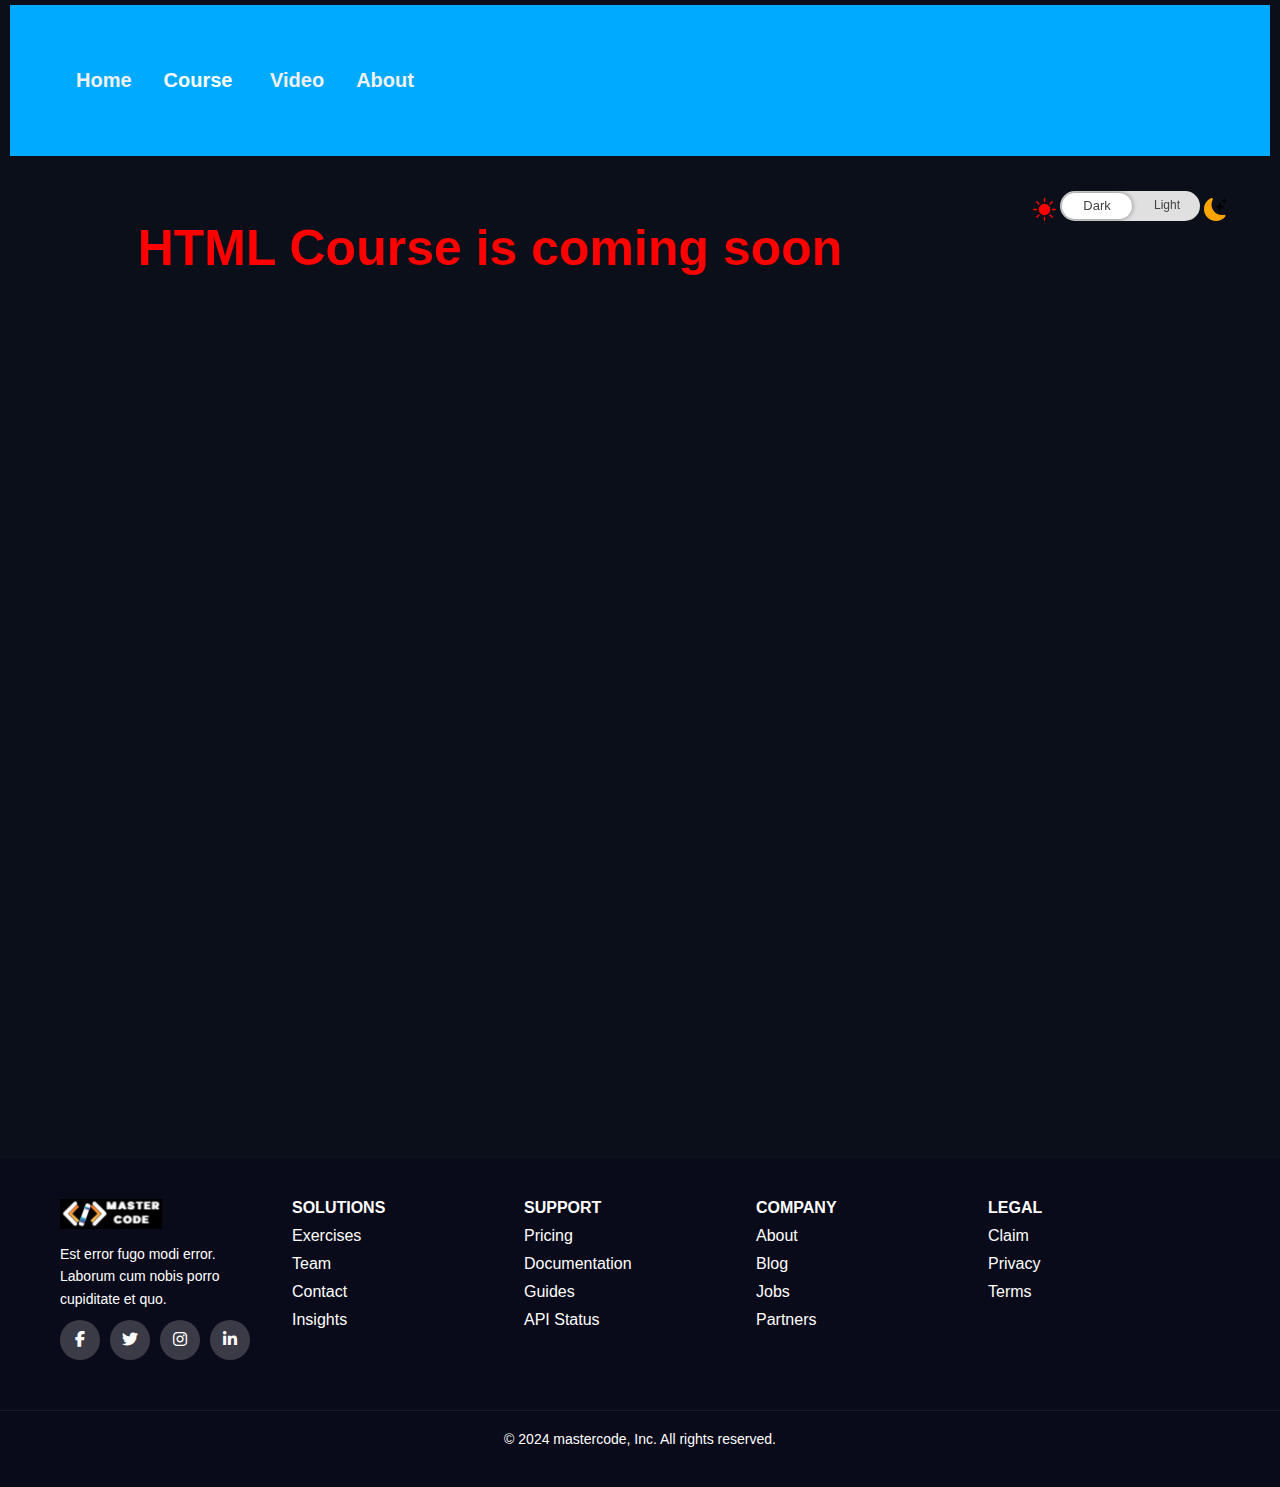
<file: htmlCourse.html>
<!DOCTYPE html>
<html lang="en">
  <head>
    <meta charset="UTF-8">
    <meta name="viewport" content="width=device-width, initial-scale=1.0">
    <meta name="title" content="Learn JavaScript and CSS with Video Tutorials">
    <meta name="description" content="Explore a comprehensive collection of video tutorials covering JavaScript variables, DOM manipulation, CSS properties, and more. Perfect for beginners and advanced learners.">
    <meta name="keywords" content="JavaScript, CSS, tutorial, video, programming, web development, DOM, variables, Flexbox, Grid">
    <meta name="author" content="Faba Traore" />
    <meta name="robots" content="index, follow">
      <!-- favicon  -->
      <link rel="icon"  href="/images/favicon.png" type="image/png">
      <!-- variables  styles  -->
      <link rel="stylesheet" href="css/styleVariables.css" />
      <!-- navigation style & js -->
      <link rel="stylesheet" href="/css/nav.css" />
      <script src="/js/nav.js" defer></script>
      <!-- code styles -->
      <link rel="stylesheet" href="css/codeStyles.css">
      <!-- html course style -->
      <link rel="stylesheet" href="css/htmlCourse.css">
    <title>HTML Course</title>
    <style></style>
  </head>
  <body>
    <!-- nav -->
    <div class="top-nav" id="my-topnav">
      <a href="index.html" id="active">Home</a>
      <div class="dropdown">
        <button class="drop-btn">
          Course
          <i class="fab ba-caret-down"></i>
        </button>
        <div class="drop-content">
          <a href="htmlCourse.html" title="course coming soon">HTML</a>
          <a href="cssCourse.html">CSS</a>
          <a href="basicJs.html">JavaScript</a>
        </div>
      </div>
      <a href="videos.html">Video</a>
      <a href="about.html">About</a>
      <a
        href="javascript:void(0);"
        style="font-size: 15px"
        class="icon"
        onclick="myFunction()"
        >&#9776;</a
      >
    </div>
    <div class="toggle">
      <div class="btn-container">
        <svg
          viewBox="0 0 16 16"
          class="bi bi-sun-fill"
          fill="currentColor"
          width="23"
          xmlns="http://www.w3.org/2000/svg"
        >
          <path
            d="M8 12a4 4 0 1 0 0-8 4 4 0 0 0 0 8zM8 0a.5.5 0 0 1 .5.5v2a.5.5 0 0 1-1 0v-2A.5.5 0 0 1 8 0zm0 13a.5.5 0 0 1 .5.5v2a.5.5 0 0 1-1 0v-2A.5.5 0 0 1 8 13zm8-5a.5.5 0 0 1-.5.5h-2a.5.5 0 0 1 0-1h2a.5.5 0 0 1 .5.5zM3 8a.5.5 0 0 1-.5.5h-2a.5.5 0 0 1 0-1h2A.5.5 0 0 1 3 8zm10.657-5.657a.5.5 0 0 1 0 .707l-1.414 1.415a.5.5 0 1 1-.707-.708l1.414-1.414a.5.5 0 0 1 .707 0zm-9.193 9.193a.5.5 0 0 1 0 .707L3.05 13.657a.5.5 0 0 1-.707-.707l1.414-1.414a.5.5 0 0 1 .707 0zm9.193 2.121a.5.5 0 0 1-.707 0l-1.414-1.414a.5.5 0 0 1 .707-.707l1.414 1.414a.5.5 0 0 1 0 .707zM4.464 4.465a.5.5 0 0 1-.707 0L2.343 3.05a.5.5 0 1 1 .707-.707l1.414 1.414a.5.5 0 0 1 0 .708z"
            color="red"
          ></path>
        </svg>
        <label class="switch btn-color-mode-switch">
          <input value="1" id="color_mode" name="color_mode" type="checkbox" />
          <label
            class="btn-color-mode-switch-inner"
            data-off="Dark "
            data-on="Light"
            for="color_mode"
          ></label>
        </label>
        <svg
          viewBox="0 0 16 16"
          class="bi bi-moon-stars-fill"
          fill="currentColor"
          width="23"
          xmlns="http://www.w3.org/2000/svg"
        >
          <path
            d="M6 .278a.768.768 0 0 1 .08.858 7.208 7.208 0 0 0-.878 3.46c0 4.021 3.278 7.277 7.318 7.277.527 0 1.04-.055 1.533-.16a.787.787 0 0 1 .81.316.733.733 0 0 1-.031.893A8.349 8.349 0 0 1 8.344 16C3.734 16 0 12.286 0 7.71 0 4.266 2.114 1.312 5.124.06A.752.752 0 0 1 6 .278z"
            color="orange"
          ></path>
          <path
            d="M10.794 3.148a.217.217 0 0 1 .412 0l.387 1.162c.173.518.579.924 1.097 1.097l1.162.387a.217.217 0 0 1 0 .412l-1.162.387a1.734 1.734 0 0 0-1.097 1.097l-.387 1.162a.217.217 0 0 1-.412 0l-.387-1.162A1.734 1.734 0 0 0 9.31 6.593l-1.162-.387a.217.217 0 0 1 0-.412l1.162-.387a1.734 1.734 0 0 0 1.097-1.097l.387-1.162zM13.863.099a.145.145 0 0 1 .274 0l.258.774c.115.346.386.617.732.732l.774.258a.145.145 0 0 1 0 .274l-.774.258a1.156 1.156 0 0 0-.732.732l-.258.774a.145.145 0 0 1-.274 0l-.258-.774a1.156 1.156 0 0 0-.732-.732l-.774-.258a.145.145 0 0 1 0-.274l.774-.258c.346-.115.617-.386.732-.732L13.863.1z"
            color="black"
          ></path>
        </svg>
      </div>
    </div>
    <!-- contents -->
    <br />
    <div class="layout">
      <!-- left card -->
      <div class="leftCard">
       
        <div class="content">

        <h1>HTML Course is coming soon</h1>
        </div>
      </div>
      <!-- right card -->
      <div class="rightCard">
      </div>
    </div>
    <!-- footer -->
  <footer>
      <div class="footer-container">
          <div class="footer-section company-info">
              <img src="images/logo.png" alt="Company Logo">
              <p>Est error fugo modi error. Laborum cum nobis porro cupiditate et quo.</p>
              <div class="social-media">
                <a href="https://www.facebook.com/" target="_blank"><i class="fab fa-facebook-f"></i></a>
               <!-- twitter link was fixed after feedback from team -->
                <a href=" https://x.com/home" target="_blank"><i class="fab fa-twitter"></i></a>
<a href="https://www.instagram.com/" target="_blank"><i class="fab fa-instagram"></i></a>
                <a href="https://www.linkedin.com/feed/" target="_blank"><i class="fab fa-linkedin-in"></i></a>
              </div>
          </div>
          <div class="footer-section solutions">
              <h4>Solutions</h4>
              <ul>
                  <li><a href="https://developer.mozilla.org/en-US/docs/Web">Exercises</a></li>
                  <li><a href="about.html">Team</a></li>
                  <li><a href="about.html">Contact</a></li>
                  <li><a href="about.html">Insights</a></li>
              </ul>
          </div>
          <div class="footer-section support">
              <h4>Support</h4>
              <ul>
                  <li><a href="index.html">Pricing</a></li>
                  <li><a href="index.html">Documentation</a></li>
                  <li><a href="index.html">Guides</a></li>
                  <li><a href="index.html">API Status</a></li>
              </ul>
          </div>
          <div class="footer-section company">
              <h4>Company</h4>
              <ul>
                  <li><a href="about.html">About</a></li>
                  <li><a href="index.html">Blog</a></li>
                  <li><a href="index.html">Jobs</a></li>
                  <li><a href="about.html">Partners</a></li>
              </ul>
          </div>
          <div class="footer-section legal">
              <h4>Legal</h4>
              <ul>
                  <li><a href="about.html">Claim</a></li>
                  <li><a href="index.html">Privacy</a></li>
                  <li><a href="about.html">Terms</a></li>
              </ul>
          </div>
      </div>
      <div class="footer-bottom">
 <p>&copy; 2024 mastercode, Inc. All rights reserved.</p>  </footer>
  </body>
</html>
</file>
<file: css/styleVariables.css>
:root {
  --tw-prose-body: #374151;
  --tw-prose-headings: #111827;
  --tw-prose-lead: #4b5563;
  --tw-prose-links: #111827;
  --tw-prose-bold: #111827;
  --tw-prose-counters: #6b7280;
  --tw-prose-bullets: #d1d5db;
  --tw-prose-hr: #e5e7eb;
  --tw-prose-quotes: #111827;
  --tw-prose-quote-borders: #e5e7eb;
  --tw-prose-captions: #6b7280;
  --tw-prose-kbd: #111827;
  --tw-prose-kbd-shadows: 17 24 39;
  --tw-prose-code: #be185d;
  --tw-prose-pre-code: #e5e7eb;
  --tw-prose-pre-bg: #1f2937;
  --tw-prose-th-borders: #d1d5db;
  --tw-prose-td-borders: #e5e7eb;
  --tw-prose-invert-body: #d1d5db;
  --tw-prose-invert-headings: #fff;
  --tw-prose-invert-lead: #9ca3af;
  --tw-prose-invert-links: #fff;
  --tw-prose-invert-bold: #fff;
  --tw-prose-invert-counters: #9ca3af;
  --tw-prose-invert-bullets: #4b5563;
  --tw-prose-invert-hr: #374151;
  --tw-prose-invert-quotes: #f3f4f6;
  --tw-prose-invert-quote-borders: #374151;
  --tw-prose-invert-captions: #9ca3af;
  --tw-prose-invert-kbd: #fff;
  --tw-prose-invert-kbd-shadows: 255 255 255;
  --tw-prose-invert-code: #f472b6;
  --tw-prose-invert-pre-code: #d1d5db;
  --tw-prose-invert-pre-bg: rgba(0, 0, 0, 0.5);
  --tw-prose-invert-th-borders: #4b5563;
  --tw-prose-invert-td-borders: #374151;

  /* colors */
  --background-blue: hsl(200, 100%, 50%);
  --background-black: hsl(221, 41%, 7%);
  --background-White: white;
  --background-orange: hsl(16, 100%, 50%);
  --opacity: 0.7;


  /* code style */
  --js-code-comment: #999;
  --js-code-punctuation: #ccc;
  --js-code-attr-name: #e2777a;
  --js-code-function-name: #6196cc;
  --js-code-boolean: #f08d49;
  --js-code-class-name: #f8c555;
  --js-code-builtin: #cc99cd;
  --js-code-attr-value: #7ec699;
  --js-code-entity: #67cdcc;
  --js-code-operator: #67cdcc;
  --js-code-url: #67cdcc;
  --selector-color: #d7ba7d;
  --property-color: #9cdcfe;
  --value-color: #ce9178;
  --punctuation-color: #d4d4d4;
  --code-color: #d4d4d4;
  --inserted-color: green;
}
</file>
<file: css/codeStyles.css>
/* toggle space between button  */
.toggle{
  margin-top: 30px;
  margin-bottom: 0;
  position: absolute;
  right: 0;
  position: fixed;
}


@media screen and (max-width:300px) {
  .toggle{
    position: sticky;
    z-index: 1;
  }
}


.layout {
  position: relative;
  margin: 40px;
}

.leftCard {
  float: left;
  width: 75%;
  margin: 0;
}

/* right card */
.rightCard {
  position: fixed;
  right: 0;
  float: left;
  width: 24%;
  padding-left: 20px;
  float: right;
  height: 400px;
  margin-right: 30px;
  margin: 0px;
}

.layout::after {
  content: "";
  display: table;
  clear: both;
}

/* media queries for responsiveness */
@media screen and (max-width: 900px) {
  .leftCard,
  .rightCard {
    width: 100%;
    padding: 0;
    height: auto;
  }
  .layout {
    display: flex;
    flex-direction: column-reverse;
  }
  .rightCard {
    position: static;
  }
}

/* content */
/* links button to go to other pages */
.read-more {
  font-size: 18px;
  text-decoration: none;
  text-underline-offset: 0.08em;
  color: var(--background-blue);
  font-weight: 400;
  text-align: center;
  gap: 0.5rem;
  transition: all 0.5;
}

.read-more:hover {
  text-decoration: underline;
}

/* contents  tags*/
.card {
  width: 100%;
  height: auto;
  background: rgba(0, 0, 0, 0.9);
  display: flex;
  flex-wrap: wrap;
  color: var(--background-White);
  border-radius: 15px;
  box-shadow: -20px 20px 0px -5px #2c3757;
  margin-bottom: 20px;
}
.card__tags {
  overflow: auto;
  height: auto;
}
.card__tags {
  place-items: center;
  width: 100%;
  overflow: auto;
  height: 250px;
  /* margin-left: 20px; */
}

.title {
  display: block;
  width: 100%;
  font-weight: 900;
  font-size: 1.7em;
  text-align: center;
}

.tag__name {
  display: inline-block;
  background-color: var(--background-blue);
  padding: 6px 23px 9px;
  border-radius: 70em;
  margin: 8px 6px 8px 10px;
  margin-left: 0px;
  position: relative;
  cursor: pointer;
  transition: all 0.3s ease-in-out;
}
.tag__name a {
  text-decoration: none;
  color: var(--background-White);
  font-size: 1.1em;
  text-transform: lowercase;
}
.tag__name:hover {
  transform: scale(1.1);
  background-color: var(--background-black);
}

/* code styles */
article {
  max-width: 900px;
  margin: 0 auto;
}

.styled-code {
  display: flex;
  background-color: #1e1e1e;
  border-radius: 8px;
  overflow-x: auto;
  margin: 10px 0;
}

.styled-code code {
  font-family: "Courier New", monospace;
  font-size: 14px;
  line-height: 1.2;
  color: var(--punctuation-color);
}

.styled-code .line {
  display: block;
}

.styled-code .selector {
  color: var(--selector-color);
}

.styled-code .property {
  color: var(--property-color);
  margin-left: 40px;
}

.styled-code .value {
  color: var(--value-color);
}

.styled-code .punctuation {
  color: var(--punctuation-color);
}
.styled-code .selector,
.styled-code .property,
.styled-code .value,
.styled-code .punctuation {
  display: inline;
}

.styled-code code {
  font-family: "Courier New", monospace;
  font-size: 14px;
  color: var(--code-color);
  white-space: nowrap;
}

.styled-code .line {
  margin: 10px;
  display: block;
}

.styled-code .line span {
  display: inline;
}

.welcome-section {
  margin-top: 0;
  margin-bottom: 30px;
}

.titles {
  margin: 20px 0;
}

code[class*="language-"],
pre[class*="language-"] {
  font-size: 1rem;
  text-align: left;
  white-space: pre;
  word-break: normal;
  word-spacing: normal;
  word-wrap: normal;
  -webkit-hyphens: none;
  hyphens: none;
  line-height: 1.7;
  -moz-tab-size: 4;
  -o-tab-size: 4;
  tab-size: 4;
}

pre[class*="language-"] {
  overflow: auto;
  padding: 1rem;
}

code[class*="language-"] {
  padding-top: 3px;
}

:not(pre) > code[class*="language-"] {
  border-radius: 0.3rem;
  padding: 0.1rem;
  white-space: normal;
}

pre.highlight:not(.language-bash) + .toolbar {
  display: none;
}

.token.block-comment,
.token.cdata,
.token.comment,
.token.doctype,
.token.prolog {
  color: var(--js-code-comment);
}

.token.punctuation {
  color: var(--js-code-punctuation);
}

.token.attr-name,
.token.deleted,
.token.namespace,
.token.tag {
  color: var(--js-code-attr-name);
}

.token.function-name {
  color: var(--js-code-function-name);
}

.token.boolean,
.token.function,
.token.number {
  color: var(--js-code-boolean);
}

.token.class-name,
.token.constant,
.token.property,
.token.symbol {
  color: var(--js-code-class-name);
}

.token.atrule,
.token.builtin,
.token.important,
.token.keyword,
.token.selector {
  color: var(--js-code-builtin);
}

.token.attr-value,
.token.char,
.token.regex,
.token.string,
.token.variable {
  color: var(--js-code-attr-value);
}

.token.entity,
.token.operator,
.token.url {
  color: var(--js-code-entity);
}

.token.bold,
.token.important {
  font-weight: 700;
}

.token.italic {
  font-style: italic;
}

.token.entity {
  cursor: help;
}
.token.inserted {
  color: var(--inserted-color);
}

.line-numbers-rows > span {
  counter-increment: linenumber;
  display: block;
  line-height: 1.7rem;
}
.prose :where(pre):not(:where([class~="not-prose"], [class~="not-prose"] *)) {
  background-color: var(--tw-prose-pre-bg);
  border-radius: 0.375rem;
  color: var(--tw-prose-pre-code);
  font-size: 0.875em;
  font-weight: 400;
  line-height: 1.7142857;
  margin-bottom: 1.7142857em;
  margin-top: 1.7142857em;
  overflow-x: auto;
  padding: 0.8571429em 1.1428571em;
}
.data-types li {
  list-style-type: square;
  margin: 10px;
  font-family: inherit;
}
</file>
<file: css/htmlCourse.css>
.content{
  width: 100%;
  height: 100vh;
}
.content h1{
color: red;
text-align: center;
font-size: 50px;
}
</file>
<file: css/nav.css>
@import url("https://cdnjs.cloudflare.com/ajax/libs/font-awesome/6.5.1/css/all.min.css");

* {
  border: 0;
  box-sizing: border-box;
  margin: 0;
  padding: 0;
}

:root {
  --background-color: hsl(221, 41%, 7%);
  --text-color: hsl(221, 14%, 71%);
}
body {
  font-family: -apple-system, "Segoe UI", Roboto, Helvetica, Arial, sans-serif,
    "Apple Color Emoji", "Segoe UI Emoji";
  background-color: var(--background-color);
  color: var(--text-color);
  overflow-x: hidden;
    scroll-behavior: smooth;
}
/* nav igation styles*/

.top-nav {
  padding: 50px 50px;
  overflow: hidden;
  background-color: var(--background-blue);
  margin: 5px 10px;
}

.top-nav a {
  float: left;
  display: block;
  text-align: center;
  color: #f2f2f2;
  padding: 14px 16px;
  text-decoration: none;
  font-size: 20px;
  font-weight: 600;
  transition: all 0.7s;
}

.top-nav .icon {
  display: none;
}

.dropdown {
  float: left;
  overflow: hidden;
}

.dropdown .drop-btn {
  font-size: 20px;
  font-weight: 600;
  border: none;
  outline: none;
  color: white;
  padding: 14px 16px;
  background-color: inherit;
  font-family: inherit;
  margin: 0;
  transition: all 0.7s;
}

.drop-content {
  display: none;
  position: absolute;
  background-color: #f9f9f9;
  min-width: 160px;
  box-shadow: 0px 8px 16px 0px rgba(0, 0, 0, 0.2);
  z-index: 1;
}

.drop-content a {
  float: none;
  color: black;
  text-decoration: none;
  display: block;
  text-align: left;
}

.top-nav a:hover,
.dropdown:hover .drop-btn {
  background-color: #555;
  color: white;
}

.dropdown:hover .drop-content {
  display: block;
}

/* responsive nav styles */
@media screen and (max-width: 600px) {
  .top-nav a:not(:first-child),
  .dropdown .drop-btn {
    display: none; /* Changed from 'none' to 'block' */
  }

  .top-nav a.icon {
    float: right;
    display: block;
  }

  /* Moved these styles inside the media query */
  .top-nav.responsive .icon {
    position: absolute;
    right: 0;
    top: 0;
  }

  .top-nav.responsive a {
    float: none;
    display: block;
    text-align: left;
  }

  .top-nav.responsive .dropdown {
    float: none;
  }

  .top-nav.responsive .drop-content {
    position: relative;
  }

  .top-nav.responsive .dropdown .drop-btn {
    display: block;
    width: 100%;
    text-align: left;
  }
}

/* footer styles */
footer {
  background-color: #0a0b1a;
  color: #ffffff;
  padding: 40px 0;
}

.footer-container {
  display: flex;
  justify-content: space-between;
  max-width: 1200px;
  margin: 0 auto;
  padding: 0 20px;
}

.footer-section {
  flex: 1;
  margin-right: 20px;
}

.footer-section h4 {
  margin-bottom: 10px;
  font-size: 16px;
  text-transform: uppercase;
}

.footer-section ul {
  list-style: none;
  padding: 0;
}

.footer-section ul li {
  margin-bottom: 10px;
}

.footer-section ul li a {
  color: #ffffff;
  text-decoration: none;
}

.footer-section ul li a:hover {
  text-decoration: underline;
}

.company-info p {
  margin-top: 10px;
  font-size: 14px;
  line-height: 1.6;
}

.social-media {
  display: flex;
  margin-top: 10px;
}

.social-media a {
  margin-right: 10px;
}

.social-media a {
  display: inline-block;
  height: 40px;
  width: 40px;
  background-color: rgba(255, 255, 255, 0.2);
  margin: 0 10px 10px 0;
  text-align: center;
  line-height: 40px;
  border-radius: 50%;
  color: white;
  transition: all 0.5s ease;
}


.social-links, .social-media  a:hover {
  color: black;
  background-color: white;
}
.footer-bottom {
  text-align: center;
  margin-top: 40px;
  font-size: 14px;
  border-top: 1px solid #1a1a2e;
  padding-top: 20px;
}

/* Responsive styles for the footer section. It adjusts the layout based on screen size after feedback from tester */
@media screen and (max-width: 668px) {
  .footer-container {
    flex-direction: column;
    justify-content: center;
    align-items: center;
  }
  .footer-section {
    margin-right: 0;
    margin-bottom: 20px;
  }
  .footer-section:last-child {
    margin-bottom: 0;
  }
}

/* toggle mode  styles*/
.btn-color-mode-switch
  input[type="checkbox"]:checked
  + label.btn-color-mode-switch-inner:before {
  content: attr(data-off);
  right: auto;
  left: 20px;
}

.btn-color-mode-switch input[type="checkbox"]:checked ~ .alert {
  display: block;
}

.dark-preview {
  background: var(--background-color);
}

.white-preview {
  background: var(--background-color);
}

.btn-container {
  width: 300px;
  display: table-cell;
  vertical-align: middle;

  text-align: center;
  z-index: 1;
  /* margin-right: 60px; */
}

.btn-container i {
  display: inline-block;
  position: relative;
  top: -9px;
}

label {
  font-size: 13px;
  color: #424242;
  font-weight: 500;
}

.btn-color-mode-switch {
  display: inline-block;
  margin: 0px;
  position: relative;
}

.btn-color-mode-switch > label.btn-color-mode-switch-inner {
  margin: 0px;
  width: 140px;
  height: 30px;
  background: #e0e0e0;
  border-radius: 26px;
  overflow: hidden;
  position: relative;
  transition: all 0.3s ease;
  /*box-shadow: 0px 0px 8px 0px rgba(17, 17, 17, 0.34) inset;*/
  display: block;
}

.btn-color-mode-switch > label.btn-color-mode-switch-inner:before {
  content: attr(data-on);
  position: absolute;
  font-size: 12px;
  font-weight: 500;
  top: 7px;
  right: 20px;
}

.btn-color-mode-switch > label.btn-color-mode-switch-inner:after {
  content: attr(data-off);
  width: 70px;
  height: 16px;
  background: #fff;
  border-radius: 26px;
  position: absolute;
  left: 2px;
  top: 2px;
  text-align: center;
  transition: all 0.3s ease;
  box-shadow: 0px 0px 6px -2px #111;
  padding: 5px 0px;
}

.btn-color-mode-switch > .alert {
  display: none;
  background: #ff9800;
  border: none;
  color: #fff;
}

.btn-color-mode-switch input[type="checkbox"] {
  cursor: pointer;
  width: 50px;
  height: 25px;
  opacity: 0;
  position: absolute;
  top: 0;
  z-index: 1;
  margin: 0px;
}

.btn-color-mode-switch
  input[type="checkbox"]:checked
  + label.btn-color-mode-switch-inner {
  background: #151515;
  color: #fff;
}

.btn-color-mode-switch
  input[type="checkbox"]:checked
  + label.btn-color-mode-switch-inner:after {
  content: attr(data-on);
  left: 68px;
  background: #3c3c3c;
}
</file>
